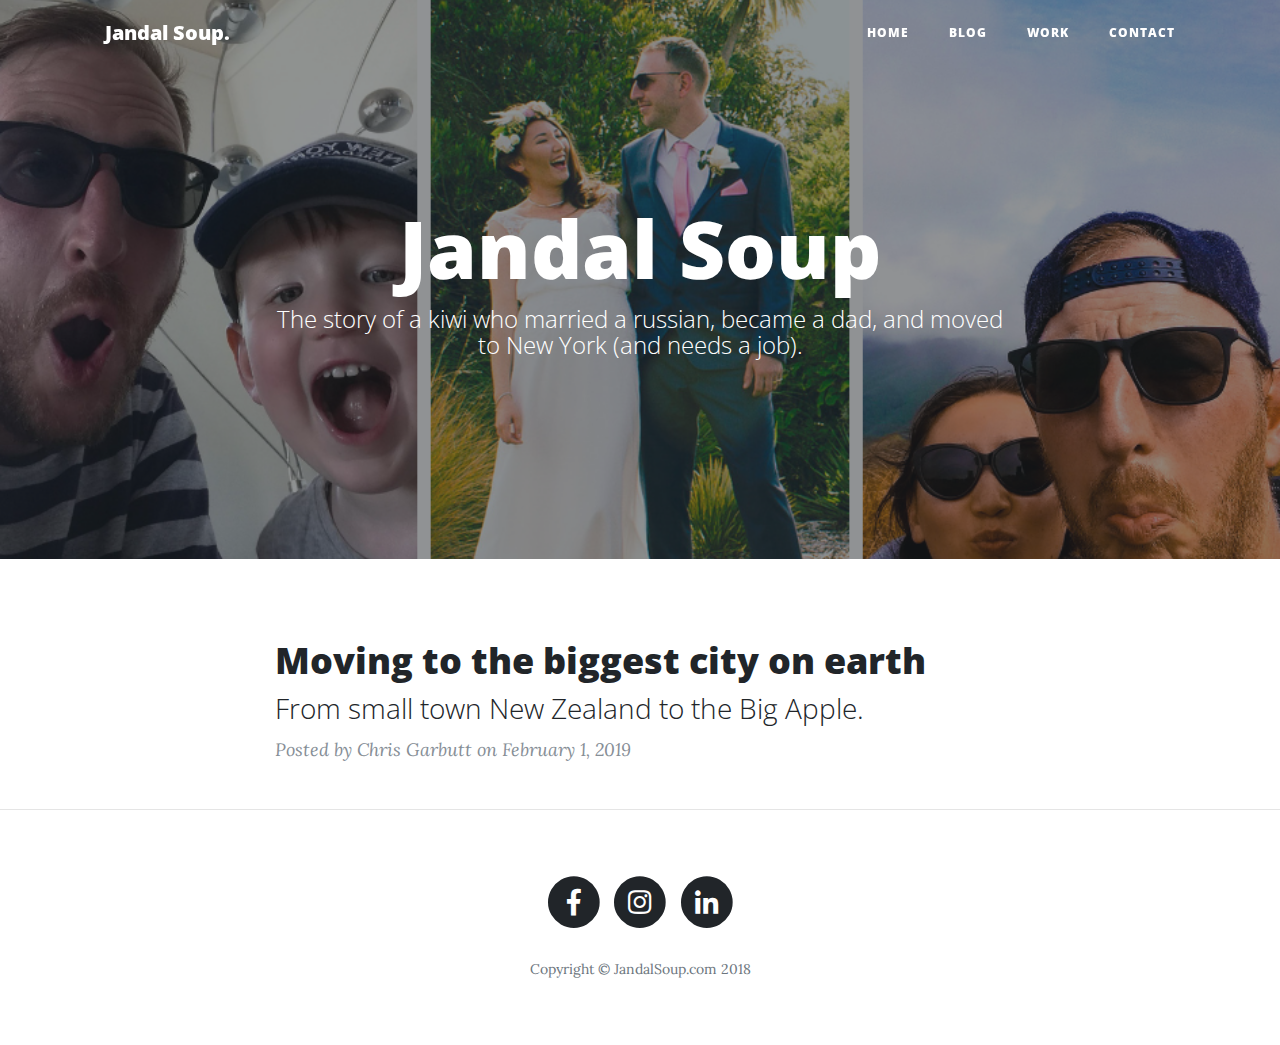
<file: index.html>
<!DOCTYPE html>
<html lang="en">

  <head>

    <meta charset="utf-8">
    <meta name="viewport" content="width=device-width, initial-scale=1, shrink-to-fit=no">
    <meta name="description" content="">
    <meta name="author" content="">

    <title>Jandal Soup.</title>

    <!-- Bootstrap core CSS -->
    <link href="vendor/bootstrap/css/bootstrap.min.css" rel="stylesheet">

    <!-- Custom fonts for this template -->
    <link href="vendor/fontawesome-free/css/all.min.css" rel="stylesheet" type="text/css">
    <link href='https://fonts.googleapis.com/css?family=Lora:400,700,400italic,700italic' rel='stylesheet' type='text/css'>
    <link href='https://fonts.googleapis.com/css?family=Open+Sans:300italic,400italic,600italic,700italic,800italic,400,300,600,700,800' rel='stylesheet' type='text/css'>

    <!-- Custom styles for this template -->
    <link href="css/clean-blog.min.css" rel="stylesheet">
    <link rel="apple-touch-icon" sizes="57x57" href="favicon/apple-icon-57x57.png">
    <link rel="apple-touch-icon" sizes="60x60" href="favicon/apple-icon-60x60.png">
    <link rel="apple-touch-icon" sizes="72x72" href="favicon/apple-icon-72x72.png">
    <link rel="apple-touch-icon" sizes="76x76" href="favicon/apple-icon-76x76.png">
    <link rel="apple-touch-icon" sizes="114x114" href="favicon/apple-icon-114x114.png">
    <link rel="apple-touch-icon" sizes="120x120" href="favicon/apple-icon-120x120.png">
    <link rel="apple-touch-icon" sizes="144x144" href="favicon/apple-icon-144x144.png">
    <link rel="apple-touch-icon" sizes="152x152" href="favicon/apple-icon-152x152.png">
    <link rel="apple-touch-icon" sizes="180x180" href="favicon/apple-icon-180x180.png">
    <link rel="icon" type="image/png" sizes="192x192"  href="favicon/android-icon-192x192.png">
    <link rel="icon" type="image/png" sizes="32x32" href="favicon/favicon-32x32.png">
    <link rel="icon" type="image/png" sizes="96x96" href="favicon/favicon-96x96.png">
    <link rel="icon" type="image/png" sizes="16x16" href="favicon/favicon-16x16.png">
    <link rel="manifest" href="/manifest.json">
    <meta name="msapplication-TileColor" content="#ffffff">
    <meta name="msapplication-TileImage" content="favicon/ms-icon-144x144.png">
    <meta name="theme-color" content="#ffffff">
  </head>

  <body>

    <!-- Navigation -->
    <nav class="navbar navbar-expand-lg navbar-light fixed-top" id="mainNav">
      <div class="container">
        <a class="navbar-brand" href="index.html">Jandal Soup.</a>
        <button class="navbar-toggler navbar-toggler-right" type="button" data-toggle="collapse" data-target="#navbarResponsive" aria-controls="navbarResponsive" aria-expanded="false" aria-label="Toggle navigation">
          Menu
          <i class="fas fa-bars"></i>
        </button>
        <div class="collapse navbar-collapse" id="navbarResponsive">
          <ul class="navbar-nav ml-auto">
            <li class="nav-item">
              <a class="nav-link" href="index.html">Home</a>
            </li>
            <li class="nav-item">
              <a class="nav-link" href="posts.html">Blog</a>
            </li>
            <li class="nav-item">
              <a class="nav-link" href="resume.html">Work</a>
            </li>
            <li class="nav-item">
              <a class="nav-link" href="contact.html">Contact</a>
            </li>
          </ul>
        </div>
      </div>
    </nav>

    <!-- Page Header -->
    <header class="masthead" style="background-image: url('img/banner-1-JSoup.png')">
      <div class="overlay"></div>
      <div class="container">
        <div class="row">
          <div class="col-lg-8 col-md-10 mx-auto">
            <div class="site-heading">
              <h1>Jandal Soup</h1>
              <span class="subheading">The story of a kiwi who married a russian, became a dad, and moved to New York (and needs a job).</span>
            </div>
          </div>
        </div>
      </div>
    </header>

    <!-- Main Content -->
    <div class="container">
      <div class="row">
        <div class="col-lg-8 col-md-10 mx-auto">
          <div class="post-preview">
            <a href="post.html">
              <h2 class="post-title">
                Moving to the biggest city on earth
              </h2>
              <h3 class="post-subtitle">
                From small town New Zealand to the Big Apple.
              </h3>
            </a>
            <p class="post-meta">Posted by
              Chris Garbutt
              on February 1, 2019</p>
          </div>
          <!--hr>
          <div class="post-preview">
            <a href="post.html">
              <h2 class="post-title">
                I believe every human has a finite number of heartbeats. I don't intend to waste any of mine.
              </h2>
            </a>
            <p class="post-meta">Posted by
              <a href="#">Start Bootstrap</a>
              on September 18, 2018</p>
          </div>
          <hr>
          <div class="post-preview">
            <a href="post.html">
              <h2 class="post-title">
                Science has not yet mastered prophecy
              </h2>
              <h3 class="post-subtitle">
                We predict too much for the next year and yet far too little for the next ten.
              </h3>
            </a>
            <p class="post-meta">Posted by
              <a href="#">Start Bootstrap</a>
              on August 24, 2018</p>
          </div>
          <hr>
          <div class="post-preview">
            <a href="post.html">
              <h2 class="post-title">
                Failure is not an option
              </h2>
              <h3 class="post-subtitle">
                Many say exploration is part of our destiny, but it’s actually our duty to future generations.
              </h3>
            </a>
            <p class="post-meta">Posted by
              <a href="#">Start Bootstrap</a>
              on July 8, 2018</p>
          </div>
          <hr-->
          <!-- Pager -->
          <!--div class="clearfix">
            <a class="btn btn-primary float-right" href="#">Older Posts &rarr;</a>
          </div-->
        </div>
      </div>
    </div>

    <hr>

    <!-- Footer -->
    <footer>
      <div class="container">
        <div class="row">
          <div class="col-lg-8 col-md-10 mx-auto">
            <ul class="list-inline text-center">
              
              <li class="list-inline-item">
                <a href="https://www.facebook.com/rappernpc">
                  <span class="fa-stack fa-lg">
                    <i class="fas fa-circle fa-stack-2x"></i>
                    <i class="fab fa-facebook-f fa-stack-1x fa-inverse"></i>
                  </span>
                </a>
              </li>
              <li class="list-inline-item">
                <a href="https://www.instagram.com/rappernpc/">
                  <span class="fa-stack fa-lg">
                    <i class="fas fa-circle fa-stack-2x"></i>
                    <i class="fab fa-instagram fa-stack-1x fa-inverse"></i>
                  </span>
                </a>
              </li>
              <li class="list-inline-item">
                <a href="https://www.linkedin.com/in/chris-garbutt-863061127/">
                  <span class="fa-stack fa-lg">
                    <i class="fas fa-circle fa-stack-2x"></i>
                    <i class="fab fa-linkedin-in fa-stack-1x fa-inverse"></i>
                  </span>
                </a>
              </li>
            </ul>
            <p class="copyright text-muted">Copyright &copy; JandalSoup.com 2018</p>
          </div>
        </div>
      </div>
    </footer>

    <!-- Bootstrap core JavaScript -->
    <script src="vendor/jquery/jquery.min.js"></script>
    <script src="vendor/bootstrap/js/bootstrap.bundle.min.js"></script>

    <!-- Custom scripts for this template -->
    <script src="js/clean-blog.min.js"></script>

  </body>

</html>
</file>
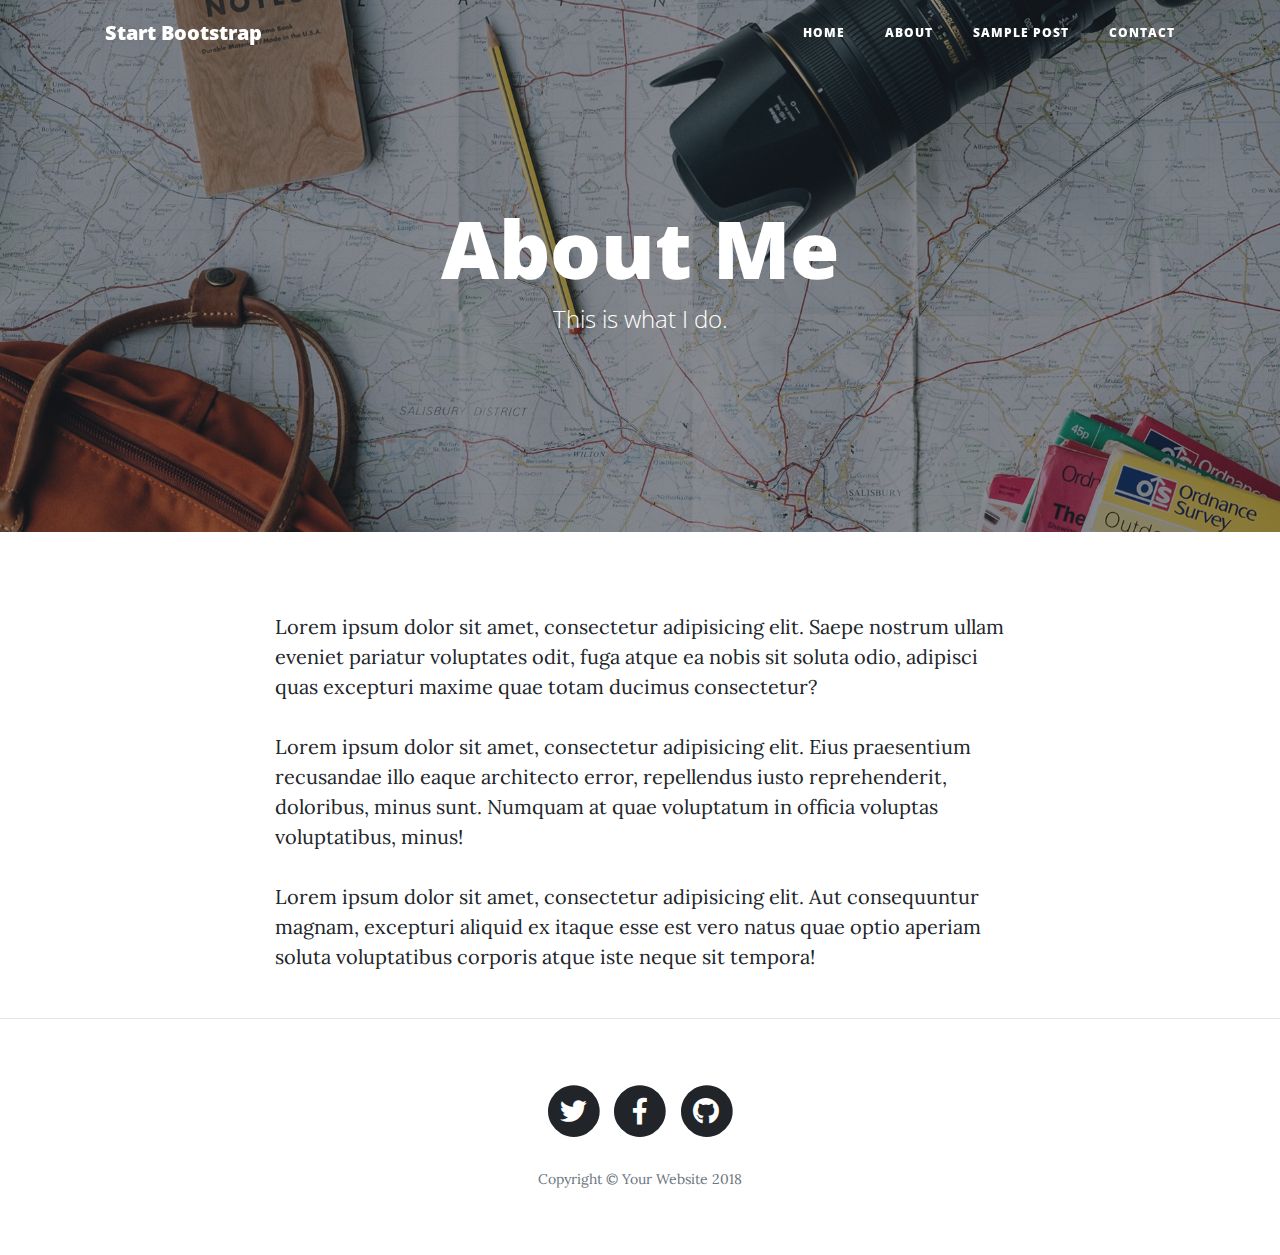
<file: about.html>
<!DOCTYPE html>
<html lang="en">

  <head>

    <meta charset="utf-8">
    <meta name="viewport" content="width=device-width, initial-scale=1, shrink-to-fit=no">
    <meta name="description" content="">
    <meta name="author" content="">

    <title>Clean Blog - Start Bootstrap Theme</title>

    <!-- Bootstrap core CSS -->
    <link href="vendor/bootstrap/css/bootstrap.min.css" rel="stylesheet">

    <!-- Custom fonts for this template -->
    <link href="vendor/fontawesome-free/css/all.min.css" rel="stylesheet" type="text/css">
    <link href='https://fonts.googleapis.com/css?family=Lora:400,700,400italic,700italic' rel='stylesheet' type='text/css'>
    <link href='https://fonts.googleapis.com/css?family=Open+Sans:300italic,400italic,600italic,700italic,800italic,400,300,600,700,800' rel='stylesheet' type='text/css'>

    <!-- Custom styles for this template -->
    <link href="css/clean-blog.min.css" rel="stylesheet">

  </head>

  <body>

    <!-- Navigation -->
    <nav class="navbar navbar-expand-lg navbar-light fixed-top" id="mainNav">
      <div class="container">
        <a class="navbar-brand" href="index.html">Start Bootstrap</a>
        <button class="navbar-toggler navbar-toggler-right" type="button" data-toggle="collapse" data-target="#navbarResponsive" aria-controls="navbarResponsive" aria-expanded="false" aria-label="Toggle navigation">
          Menu
          <i class="fas fa-bars"></i>
        </button>
        <div class="collapse navbar-collapse" id="navbarResponsive">
          <ul class="navbar-nav ml-auto">
            <li class="nav-item">
              <a class="nav-link" href="index.html">Home</a>
            </li>
            <li class="nav-item">
              <a class="nav-link" href="about.html">About</a>
            </li>
            <li class="nav-item">
              <a class="nav-link" href="post.html">Sample Post</a>
            </li>
            <li class="nav-item">
              <a class="nav-link" href="contact.html">Contact</a>
            </li>
          </ul>
        </div>
      </div>
    </nav>

    <!-- Page Header -->
    <header class="masthead" style="background-image: url('img/about-bg.jpg')">
      <div class="overlay"></div>
      <div class="container">
        <div class="row">
          <div class="col-lg-8 col-md-10 mx-auto">
            <div class="page-heading">
              <h1>About Me</h1>
              <span class="subheading">This is what I do.</span>
            </div>
          </div>
        </div>
      </div>
    </header>

    <!-- Main Content -->
    <div class="container">
      <div class="row">
        <div class="col-lg-8 col-md-10 mx-auto">
          <p>Lorem ipsum dolor sit amet, consectetur adipisicing elit. Saepe nostrum ullam eveniet pariatur voluptates odit, fuga atque ea nobis sit soluta odio, adipisci quas excepturi maxime quae totam ducimus consectetur?</p>
          <p>Lorem ipsum dolor sit amet, consectetur adipisicing elit. Eius praesentium recusandae illo eaque architecto error, repellendus iusto reprehenderit, doloribus, minus sunt. Numquam at quae voluptatum in officia voluptas voluptatibus, minus!</p>
          <p>Lorem ipsum dolor sit amet, consectetur adipisicing elit. Aut consequuntur magnam, excepturi aliquid ex itaque esse est vero natus quae optio aperiam soluta voluptatibus corporis atque iste neque sit tempora!</p>
        </div>
      </div>
    </div>

    <hr>

    <!-- Footer -->
    <footer>
      <div class="container">
        <div class="row">
          <div class="col-lg-8 col-md-10 mx-auto">
            <ul class="list-inline text-center">
              <li class="list-inline-item">
                <a href="#">
                  <span class="fa-stack fa-lg">
                    <i class="fas fa-circle fa-stack-2x"></i>
                    <i class="fab fa-twitter fa-stack-1x fa-inverse"></i>
                  </span>
                </a>
              </li>
              <li class="list-inline-item">
                <a href="#">
                  <span class="fa-stack fa-lg">
                    <i class="fas fa-circle fa-stack-2x"></i>
                    <i class="fab fa-facebook-f fa-stack-1x fa-inverse"></i>
                  </span>
                </a>
              </li>
              <li class="list-inline-item">
                <a href="#">
                  <span class="fa-stack fa-lg">
                    <i class="fas fa-circle fa-stack-2x"></i>
                    <i class="fab fa-github fa-stack-1x fa-inverse"></i>
                  </span>
                </a>
              </li>
            </ul>
            <p class="copyright text-muted">Copyright &copy; Your Website 2018</p>
          </div>
        </div>
      </div>
    </footer>

    <!-- Bootstrap core JavaScript -->
    <script src="vendor/jquery/jquery.min.js"></script>
    <script src="vendor/bootstrap/js/bootstrap.bundle.min.js"></script>

    <!-- Custom scripts for this template -->
    <script src="js/clean-blog.min.js"></script>

  </body>

</html>
</file>
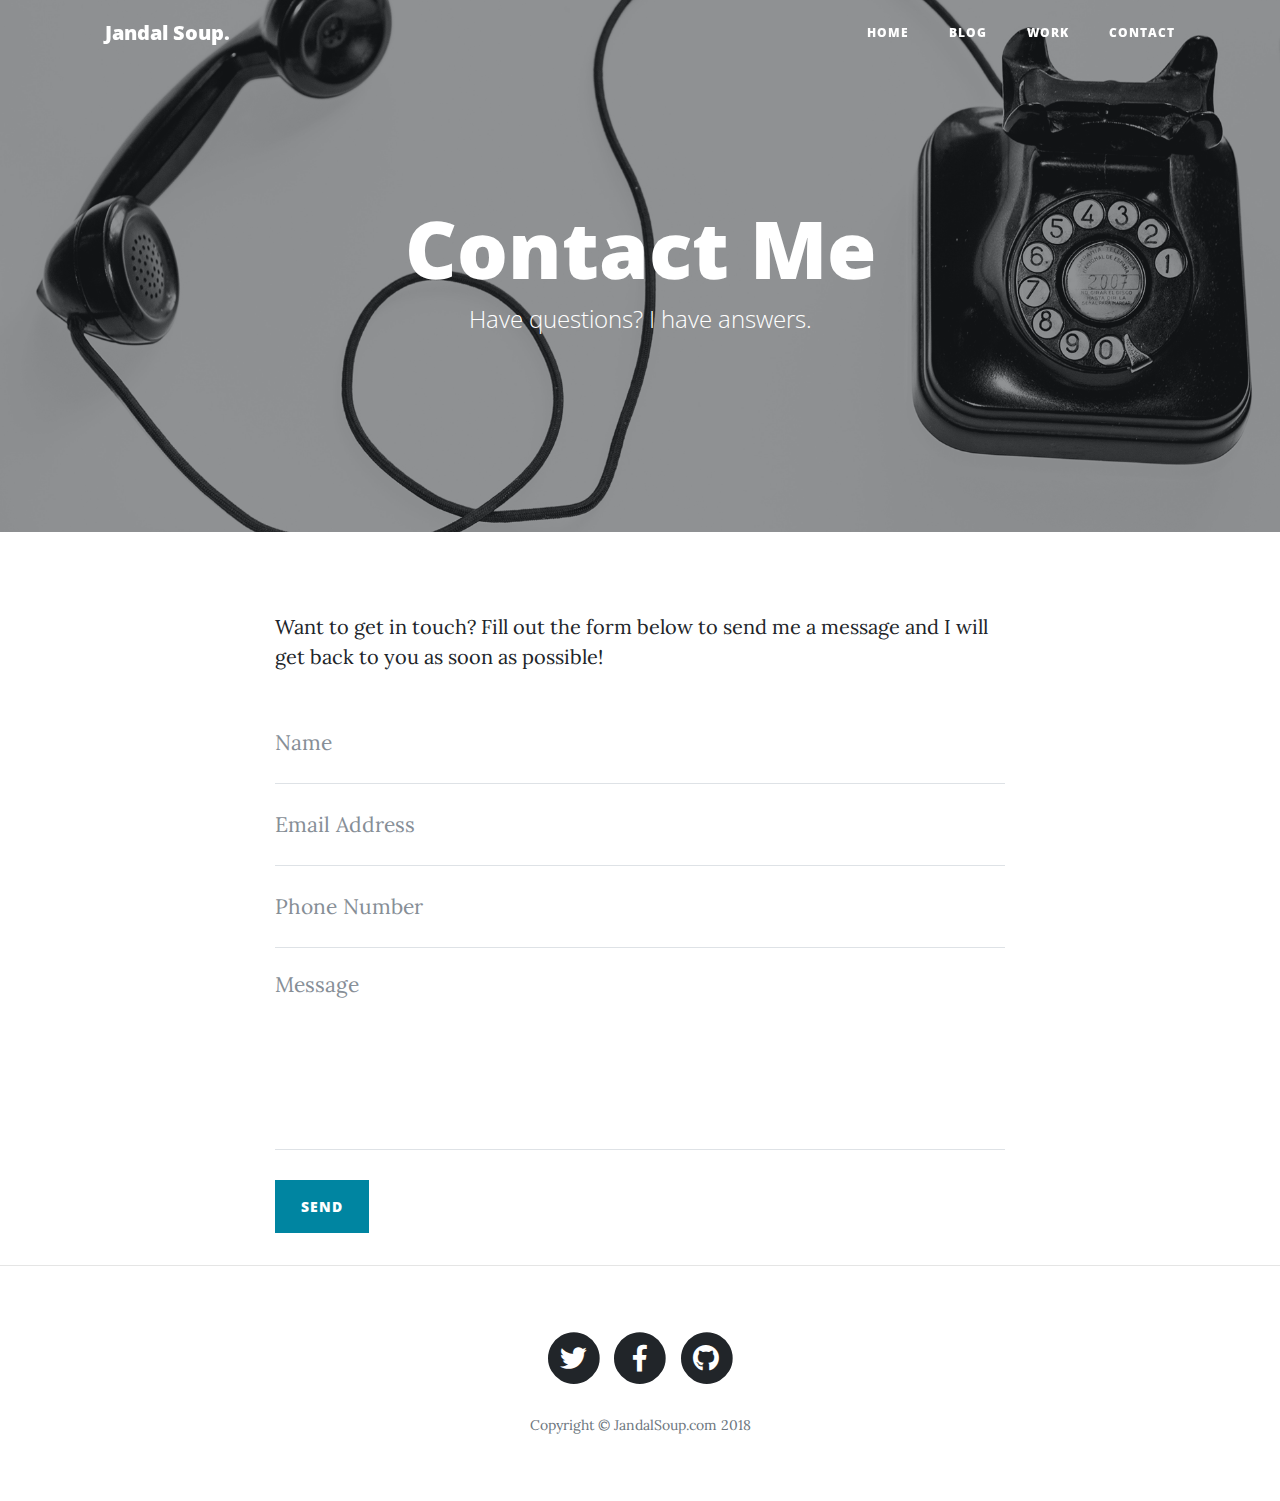
<file: contact.html>
<!DOCTYPE html>
<html lang="en">

  <head>

    <meta charset="utf-8">
    <meta name="viewport" content="width=device-width, initial-scale=1, shrink-to-fit=no">
    <meta name="description" content="">
    <meta name="author" content="">

    <title>Jandal Soup.</title>

    <!-- Bootstrap core CSS -->
    <link href="vendor/bootstrap/css/bootstrap.min.css" rel="stylesheet">

    <!-- Custom fonts for this template -->
    <link href="vendor/fontawesome-free/css/all.min.css" rel="stylesheet" type="text/css">
    <link href='https://fonts.googleapis.com/css?family=Lora:400,700,400italic,700italic' rel='stylesheet' type='text/css'>
    <link href='https://fonts.googleapis.com/css?family=Open+Sans:300italic,400italic,600italic,700italic,800italic,400,300,600,700,800' rel='stylesheet' type='text/css'>

    <!-- Custom styles for this template -->
    <link href="css/clean-blog.min.css" rel="stylesheet">

  </head>

  <body>

    <!-- Navigation -->
    <nav class="navbar navbar-expand-lg navbar-light fixed-top" id="mainNav">
      <div class="container">
        <a class="navbar-brand" href="index.html">Jandal Soup.</a>
        <button class="navbar-toggler navbar-toggler-right" type="button" data-toggle="collapse" data-target="#navbarResponsive" aria-controls="navbarResponsive" aria-expanded="false" aria-label="Toggle navigation">
          Menu
          <i class="fas fa-bars"></i>
        </button>
        <div class="collapse navbar-collapse" id="navbarResponsive">
          <ul class="navbar-nav ml-auto">
            <li class="nav-item">
              <a class="nav-link" href="index.html">Home</a>
            </li>
            <li class="nav-item">
              <a class="nav-link" href="posts.html">Blog</a>
            </li>
            <li class="nav-item">
              <a class="nav-link" href="resume.html">Work</a>
            </li>
            <li class="nav-item">
              <a class="nav-link" href="contact.html">Contact</a>
            </li>
          </ul>
        </div>
      </div>
    </nav>

    <!-- Page Header -->
    <header class="masthead" style="background-image: url('img/contact-bg.jpg')">
      <div class="overlay"></div>
      <div class="container">
        <div class="row">
          <div class="col-lg-8 col-md-10 mx-auto">
            <div class="page-heading">
              <h1>Contact Me</h1>
              <span class="subheading">Have questions? I have answers.</span>
            </div>
          </div>
        </div>
      </div>
    </header>

    <!-- Main Content -->
    <div class="container">
      <div class="row">
        <div class="col-lg-8 col-md-10 mx-auto">
          <p>Want to get in touch? Fill out the form below to send me a message and I will get back to you as soon as possible!</p>
          <!-- Contact Form - Enter your email address on line 19 of the mail/contact_me.php file to make this form work. -->
          <!-- WARNING: Some web hosts do not allow emails to be sent through forms to common mail hosts like Gmail or Yahoo. It's recommended that you use a private domain email address! -->
          <!-- To use the contact form, your site must be on a live web host with PHP! The form will not work locally! -->
          <form name="sentMessage" id="contactForm" novalidate>
            <div class="control-group">
              <div class="form-group floating-label-form-group controls">
                <label>Name</label>
                <input type="text" class="form-control" placeholder="Name" id="name" required data-validation-required-message="Please enter your name.">
                <p class="help-block text-danger"></p>
              </div>
            </div>
            <div class="control-group">
              <div class="form-group floating-label-form-group controls">
                <label>Email Address</label>
                <input type="email" class="form-control" placeholder="Email Address" id="email" required data-validation-required-message="Please enter your email address.">
                <p class="help-block text-danger"></p>
              </div>
            </div>
            <div class="control-group">
              <div class="form-group col-xs-12 floating-label-form-group controls">
                <label>Phone Number</label>
                <input type="tel" class="form-control" placeholder="Phone Number" id="phone" required data-validation-required-message="Please enter your phone number.">
                <p class="help-block text-danger"></p>
              </div>
            </div>
            <div class="control-group">
              <div class="form-group floating-label-form-group controls">
                <label>Message</label>
                <textarea rows="5" class="form-control" placeholder="Message" id="message" required data-validation-required-message="Please enter a message."></textarea>
                <p class="help-block text-danger"></p>
              </div>
            </div>
            <br>
            <div id="success"></div>
            <div class="form-group">
              <button type="submit" class="btn btn-primary" id="sendMessageButton">Send</button>
            </div>
          </form>
        </div>
      </div>
    </div>

    <hr>

    <!-- Footer -->
    <footer>
      <div class="container">
        <div class="row">
          <div class="col-lg-8 col-md-10 mx-auto">
            <ul class="list-inline text-center">
              <li class="list-inline-item">
                <a href="#">
                  <span class="fa-stack fa-lg">
                    <i class="fas fa-circle fa-stack-2x"></i>
                    <i class="fab fa-twitter fa-stack-1x fa-inverse"></i>
                  </span>
                </a>
              </li>
              <li class="list-inline-item">
                <a href="#">
                  <span class="fa-stack fa-lg">
                    <i class="fas fa-circle fa-stack-2x"></i>
                    <i class="fab fa-facebook-f fa-stack-1x fa-inverse"></i>
                  </span>
                </a>
              </li>
              <li class="list-inline-item">
                <a href="#">
                  <span class="fa-stack fa-lg">
                    <i class="fas fa-circle fa-stack-2x"></i>
                    <i class="fab fa-github fa-stack-1x fa-inverse"></i>
                  </span>
                </a>
              </li>
            </ul>
            <p class="copyright text-muted">Copyright &copy; JandalSoup.com 2018</p>
          </div>
        </div>
      </div>
    </footer>

    <!-- Bootstrap core JavaScript -->
    <script src="vendor/jquery/jquery.min.js"></script>
    <script src="vendor/bootstrap/js/bootstrap.bundle.min.js"></script>

    <!-- Contact Form JavaScript -->
    <script src="js/jqBootstrapValidation.js"></script>
    <script src="js/contact_me.js"></script>

    <!-- Custom scripts for this template -->
    <script src="js/clean-blog.min.js"></script>

  </body>

</html>
</file>
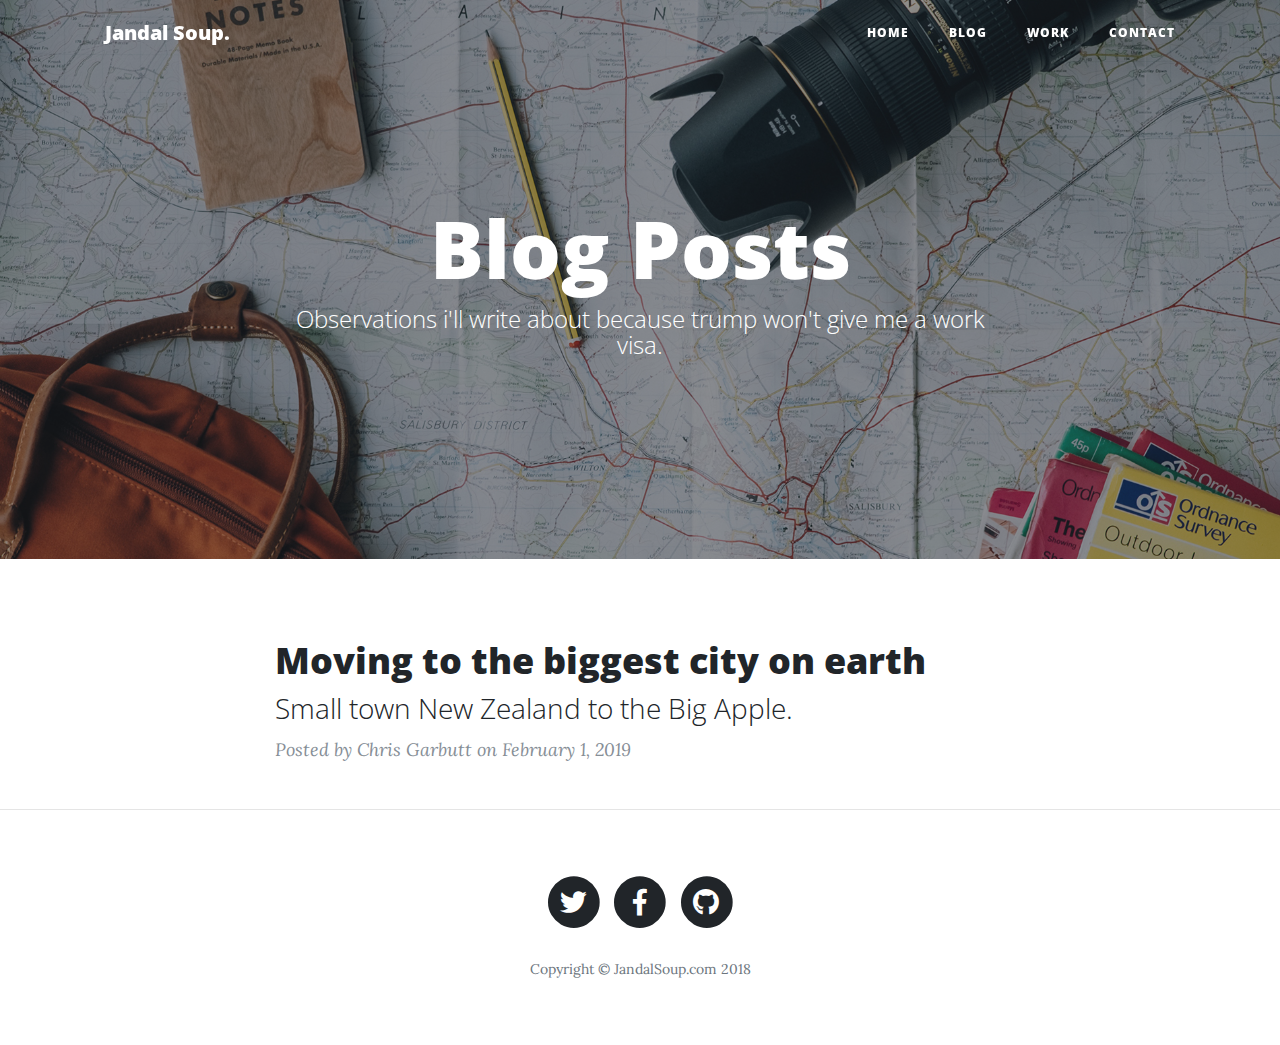
<file: posts.html>
<!DOCTYPE html>
<html lang="en">

  <head>

    <meta charset="utf-8">
    <meta name="viewport" content="width=device-width, initial-scale=1, shrink-to-fit=no">
    <meta name="description" content="">
    <meta name="author" content="">

    <title>Jandal Soup.</title>

    <!-- Bootstrap core CSS -->
    <link href="vendor/bootstrap/css/bootstrap.min.css" rel="stylesheet">

    <!-- Custom fonts for this template -->
    <link href="vendor/fontawesome-free/css/all.min.css" rel="stylesheet" type="text/css">
    <link href='https://fonts.googleapis.com/css?family=Lora:400,700,400italic,700italic' rel='stylesheet' type='text/css'>
    <link href='https://fonts.googleapis.com/css?family=Open+Sans:300italic,400italic,600italic,700italic,800italic,400,300,600,700,800' rel='stylesheet' type='text/css'>

    <!-- Custom styles for this template -->
    <link href="css/clean-blog.min.css" rel="stylesheet">
    <link rel="apple-touch-icon" sizes="57x57" href="favicon/apple-icon-57x57.png">
    <link rel="apple-touch-icon" sizes="60x60" href="favicon/apple-icon-60x60.png">
    <link rel="apple-touch-icon" sizes="72x72" href="favicon/apple-icon-72x72.png">
    <link rel="apple-touch-icon" sizes="76x76" href="favicon/apple-icon-76x76.png">
    <link rel="apple-touch-icon" sizes="114x114" href="favicon/apple-icon-114x114.png">
    <link rel="apple-touch-icon" sizes="120x120" href="favicon/apple-icon-120x120.png">
    <link rel="apple-touch-icon" sizes="144x144" href="favicon/apple-icon-144x144.png">
    <link rel="apple-touch-icon" sizes="152x152" href="favicon/apple-icon-152x152.png">
    <link rel="apple-touch-icon" sizes="180x180" href="favicon/apple-icon-180x180.png">
    <link rel="icon" type="image/png" sizes="192x192"  href="favicon/android-icon-192x192.png">
    <link rel="icon" type="image/png" sizes="32x32" href="favicon/favicon-32x32.png">
    <link rel="icon" type="image/png" sizes="96x96" href="favicon/favicon-96x96.png">
    <link rel="icon" type="image/png" sizes="16x16" href="favicon/favicon-16x16.png">
    <link rel="manifest" href="/manifest.json">
    <meta name="msapplication-TileColor" content="#ffffff">
    <meta name="msapplication-TileImage" content="favicon/ms-icon-144x144.png">
    <meta name="theme-color" content="#ffffff">
  </head>

  <body>

    <!-- Navigation -->
    <nav class="navbar navbar-expand-lg navbar-light fixed-top" id="mainNav">
      <div class="container">
        <a class="navbar-brand" href="index.html">Jandal Soup.</a>
        <button class="navbar-toggler navbar-toggler-right" type="button" data-toggle="collapse" data-target="#navbarResponsive" aria-controls="navbarResponsive" aria-expanded="false" aria-label="Toggle navigation">
          Menu
          <i class="fas fa-bars"></i>
        </button>
        <div class="collapse navbar-collapse" id="navbarResponsive">
          <ul class="navbar-nav ml-auto">
            <li class="nav-item">
              <a class="nav-link" href="index.html">Home</a>
            </li>
            <li class="nav-item">
              <a class="nav-link" href="posts.html">Blog</a>
            </li>
            <li class="nav-item">
              <a class="nav-link" href="resume.html">Work</a>
            </li>
            <li class="nav-item">
              <a class="nav-link" href="contact.html">Contact</a>
            </li>
          </ul>
        </div>
      </div>
    </nav>

    <!-- Page Header -->
    <header class="masthead" style="background-image: url('img/about-bg.jpg')">
      <div class="overlay"></div>
      <div class="container">
        <div class="row">
          <div class="col-lg-8 col-md-10 mx-auto">
            <div class="site-heading">
              <h1>Blog Posts</h1>
              <span class="subheading">Observations i'll write about because trump won't give me a work visa.</span>
            </div>
          </div>
        </div>
      </div>
    </header> 

    <!-- Main Content -->
    <div class="container">
      <div class="row">
        <div class="col-lg-8 col-md-10 mx-auto">
          <div class="post-preview">
            <a href="post.html">
              <h2 class="post-title">
                Moving to the biggest city on earth
              </h2>
              <h3 class="post-subtitle">
                Small town New Zealand to the Big Apple.
              </h3>
            </a>
            <p class="post-meta">Posted by
              Chris Garbutt
              on February 1, 2019</p>
          </div>
          <!--hr>
          <div class="post-preview">
            <a href="post.html">
              <h2 class="post-title">
                I believe every human has a finite number of heartbeats. I don't intend to waste any of mine.
              </h2>
            </a>
            <p class="post-meta">Posted by
              <a href="#">Start Bootstrap</a>
              on September 18, 2018</p>
          </div>
          <hr>
          <div class="post-preview">
            <a href="post.html">
              <h2 class="post-title">
                Science has not yet mastered prophecy
              </h2>
              <h3 class="post-subtitle">
                We predict too much for the next year and yet far too little for the next ten.
              </h3>
            </a>
            <p class="post-meta">Posted by
              <a href="#">Start Bootstrap</a>
              on August 24, 2018</p>
          </div>
          <hr>
          <div class="post-preview">
            <a href="post.html">
              <h2 class="post-title">
                Failure is not an option
              </h2>
              <h3 class="post-subtitle">
                Many say exploration is part of our destiny, but it’s actually our duty to future generations.
              </h3>
            </a>
            <p class="post-meta">Posted by
              <a href="#">Start Bootstrap</a>
              on July 8, 2018</p>
          </div>
          <hr-->
          <!-- Pager -->
          <!--div class="clearfix">
            <a class="btn btn-primary float-right" href="#">Older Posts &rarr;</a>
          </div-->
        </div>
      </div>
    </div>

    <hr>

    <!-- Footer -->
    <footer>
      <div class="container">
        <div class="row">
          <div class="col-lg-8 col-md-10 mx-auto">
            <ul class="list-inline text-center">
              <li class="list-inline-item">
                <a href="#">
                  <span class="fa-stack fa-lg">
                    <i class="fas fa-circle fa-stack-2x"></i>
                    <i class="fab fa-twitter fa-stack-1x fa-inverse"></i>
                  </span>
                </a>
              </li>
              <li class="list-inline-item">
                <a href="#">
                  <span class="fa-stack fa-lg">
                    <i class="fas fa-circle fa-stack-2x"></i>
                    <i class="fab fa-facebook-f fa-stack-1x fa-inverse"></i>
                  </span>
                </a>
              </li>
              <li class="list-inline-item">
                <a href="#">
                  <span class="fa-stack fa-lg">
                    <i class="fas fa-circle fa-stack-2x"></i>
                    <i class="fab fa-github fa-stack-1x fa-inverse"></i>
                  </span>
                </a>
              </li>
            </ul>
            <p class="copyright text-muted">Copyright &copy; JandalSoup.com 2018</p>
          </div>
        </div>
      </div>
    </footer>

    <!-- Bootstrap core JavaScript -->
    <script src="vendor/jquery/jquery.min.js"></script>
    <script src="vendor/bootstrap/js/bootstrap.bundle.min.js"></script>

    <!-- Custom scripts for this template -->
    <script src="js/clean-blog.min.js"></script>

  </body>

</html>
</file>
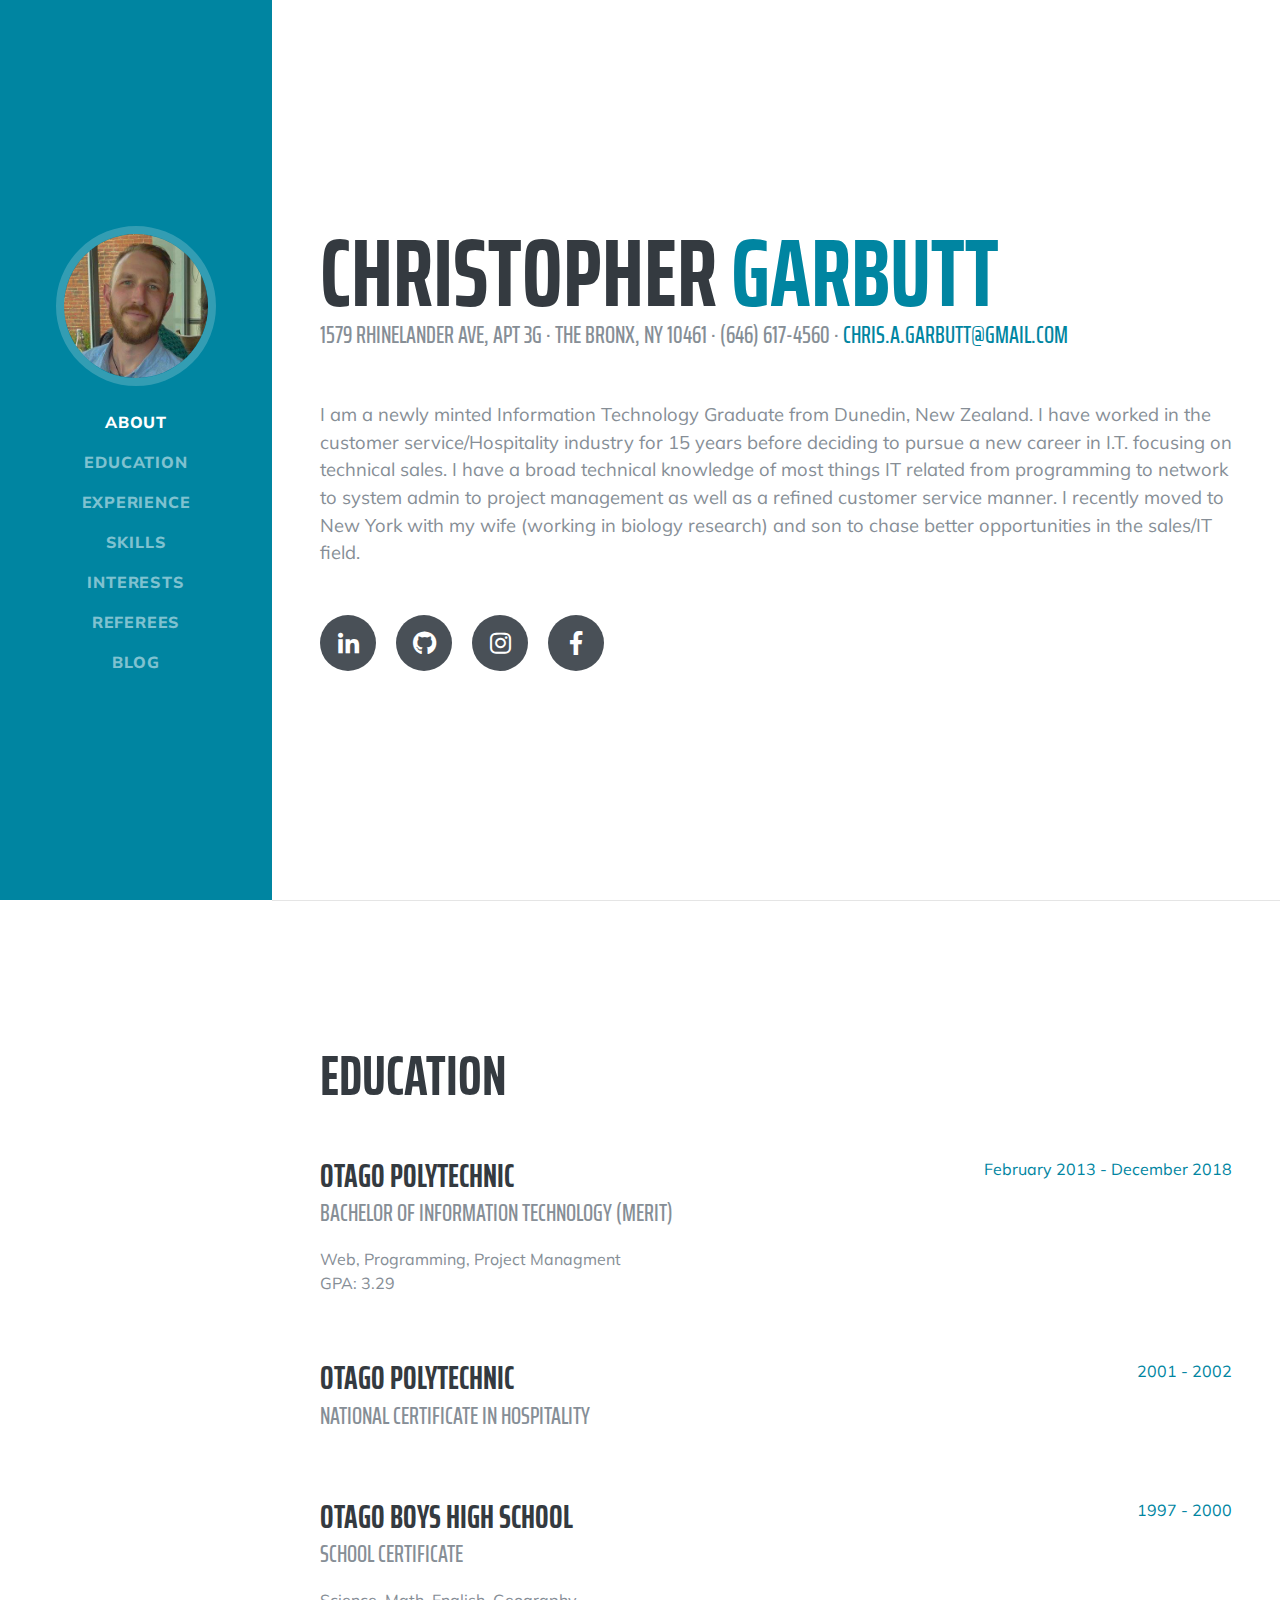
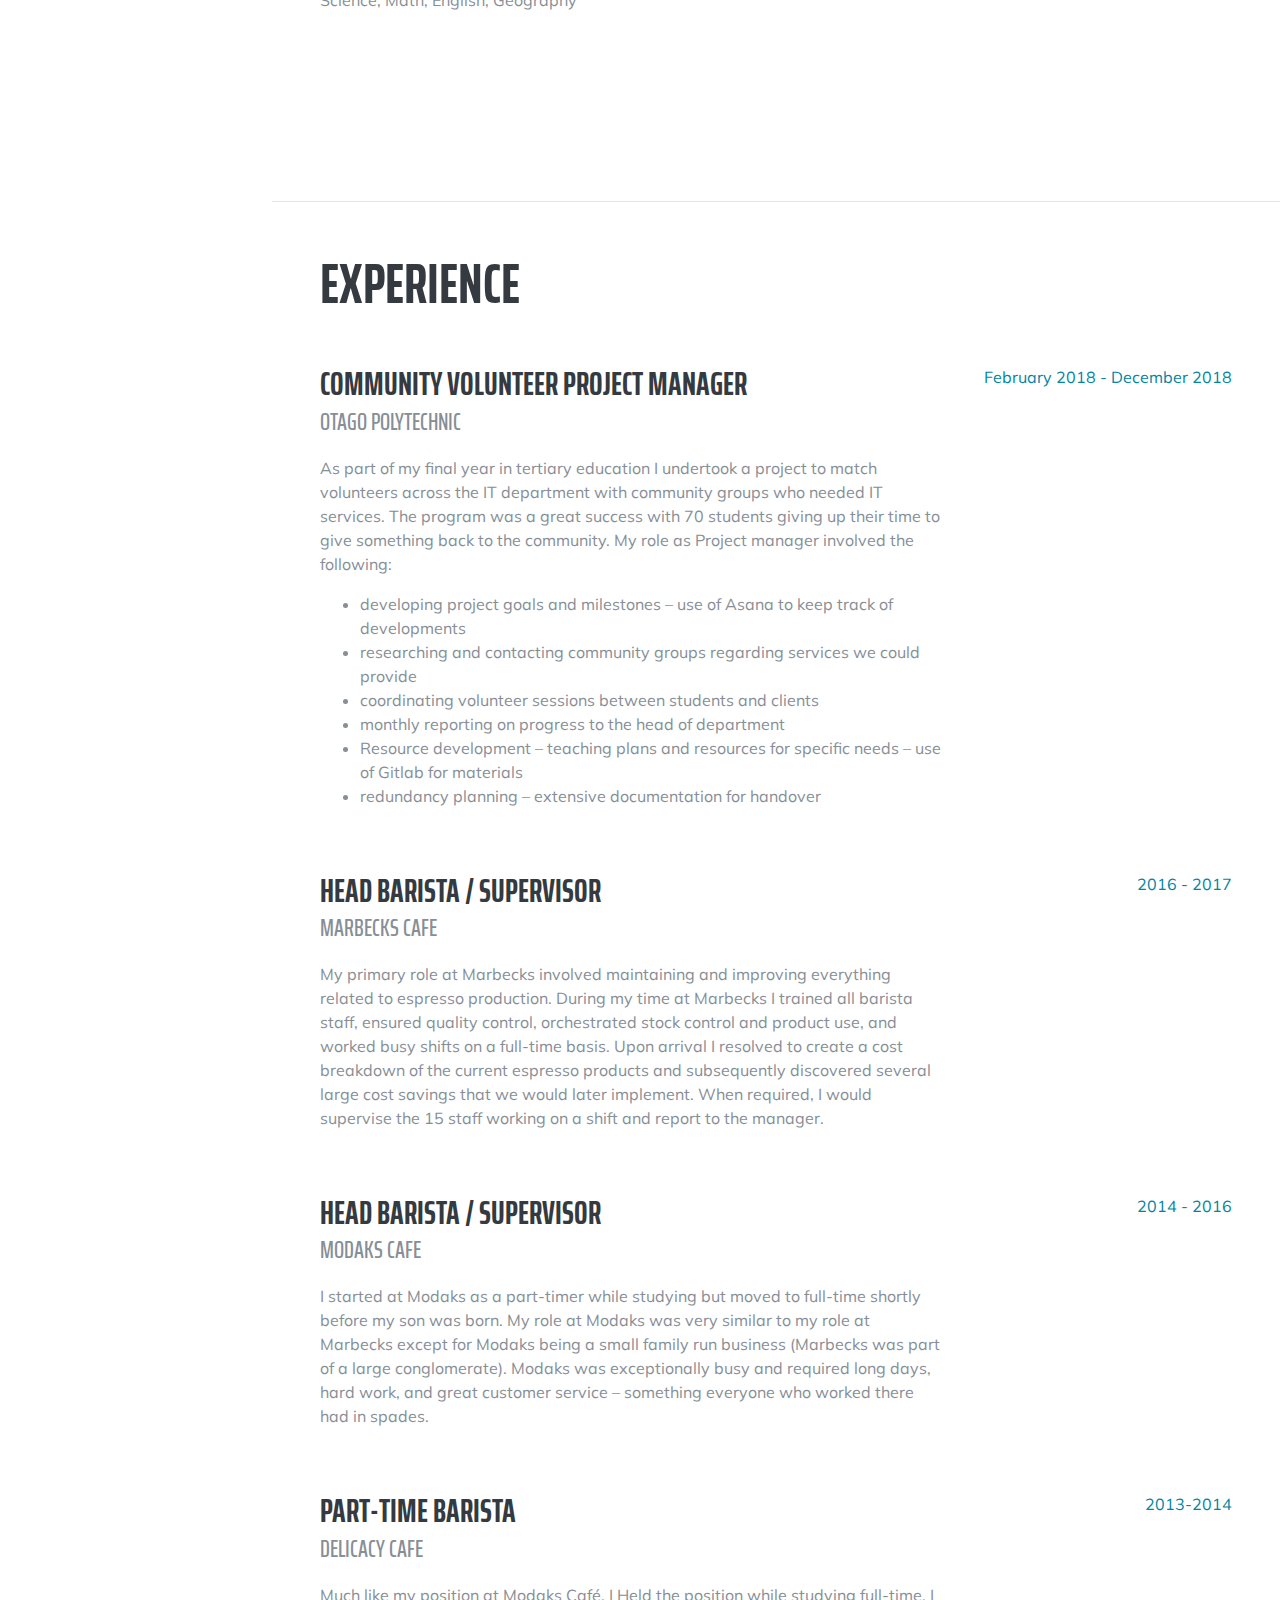
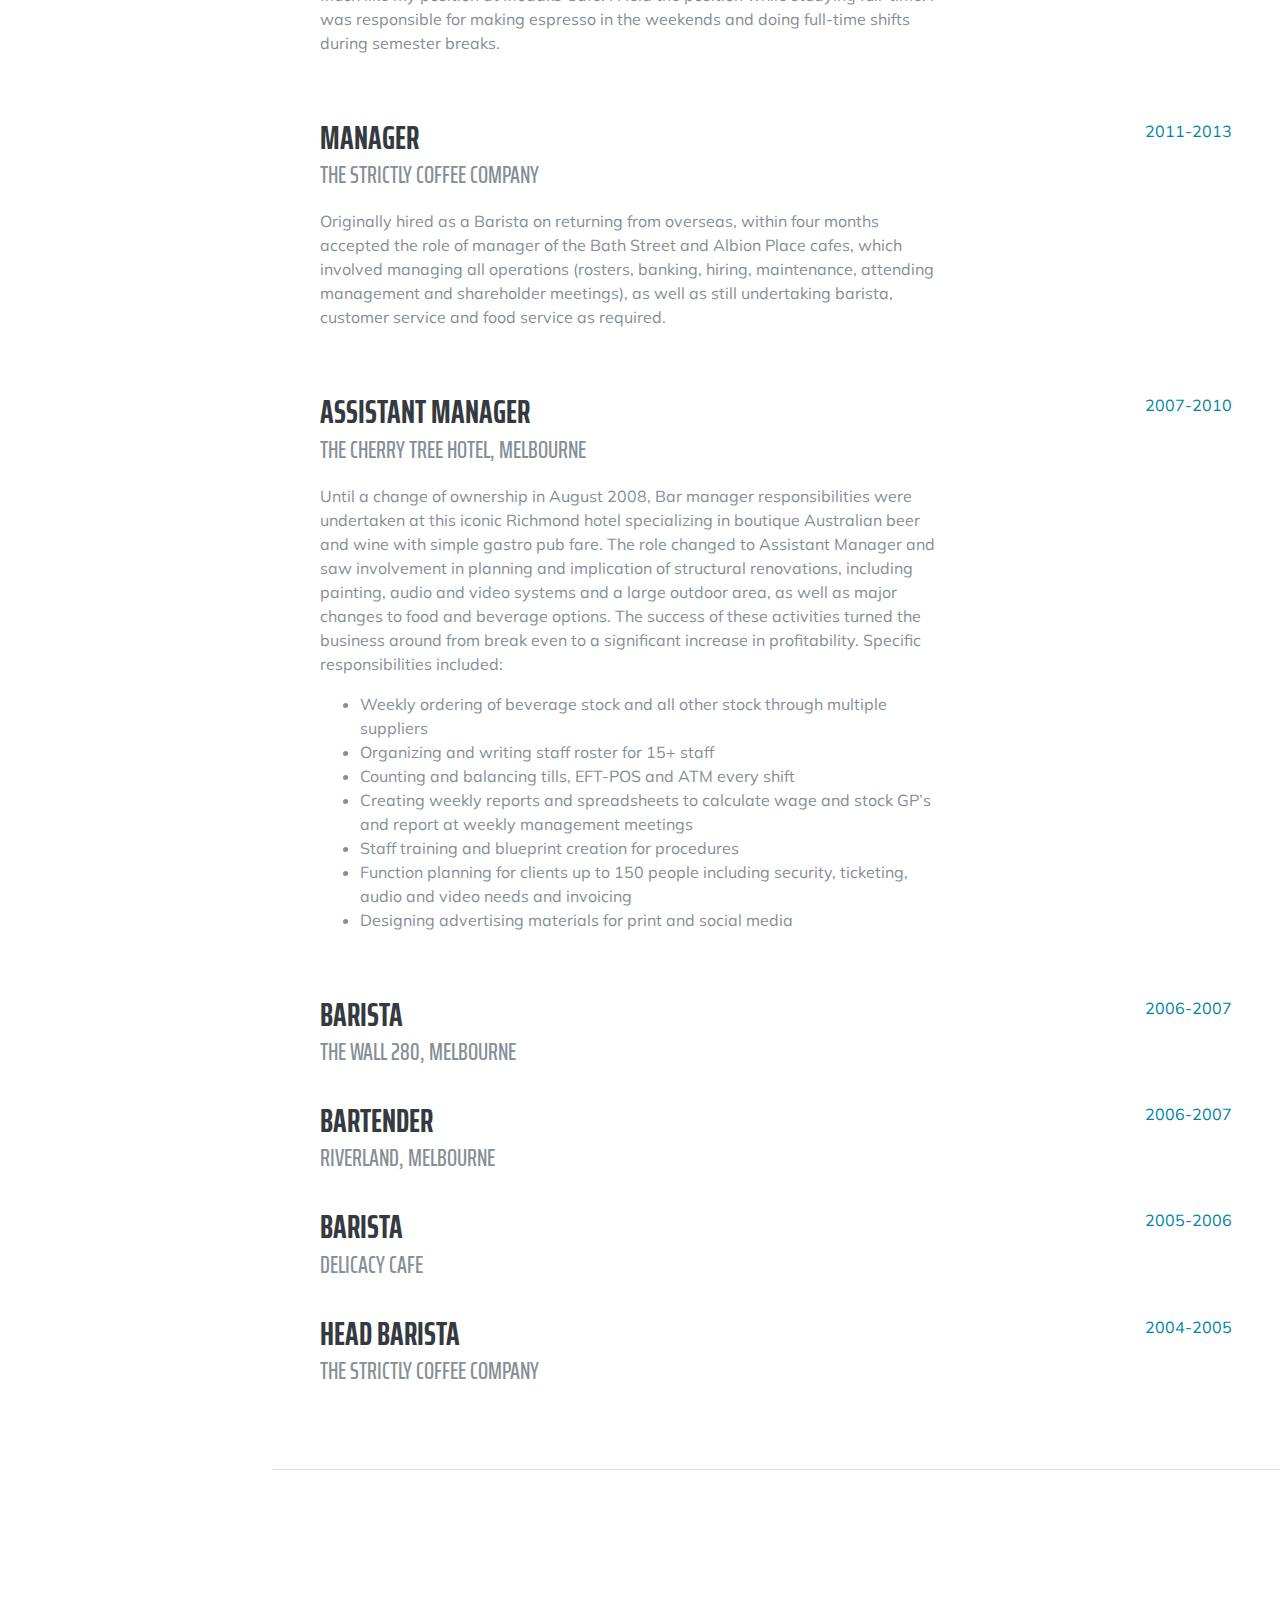
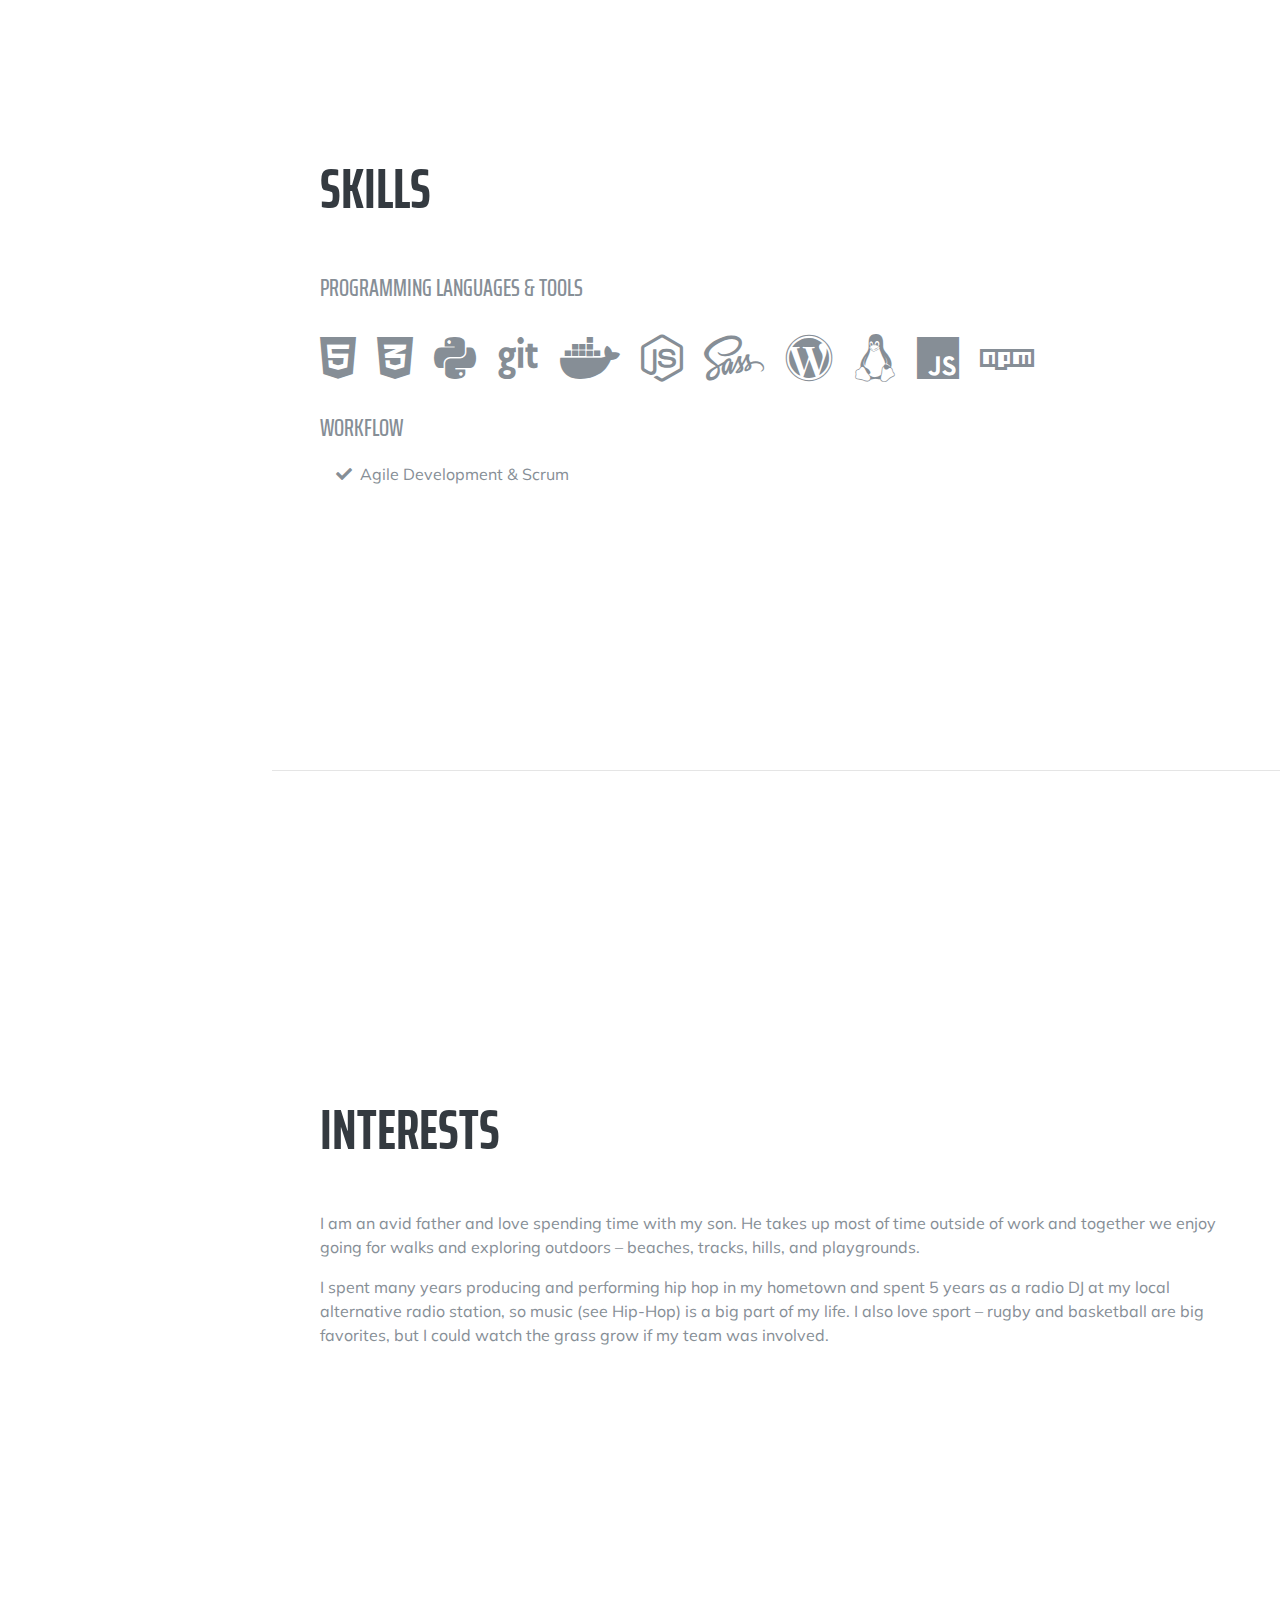
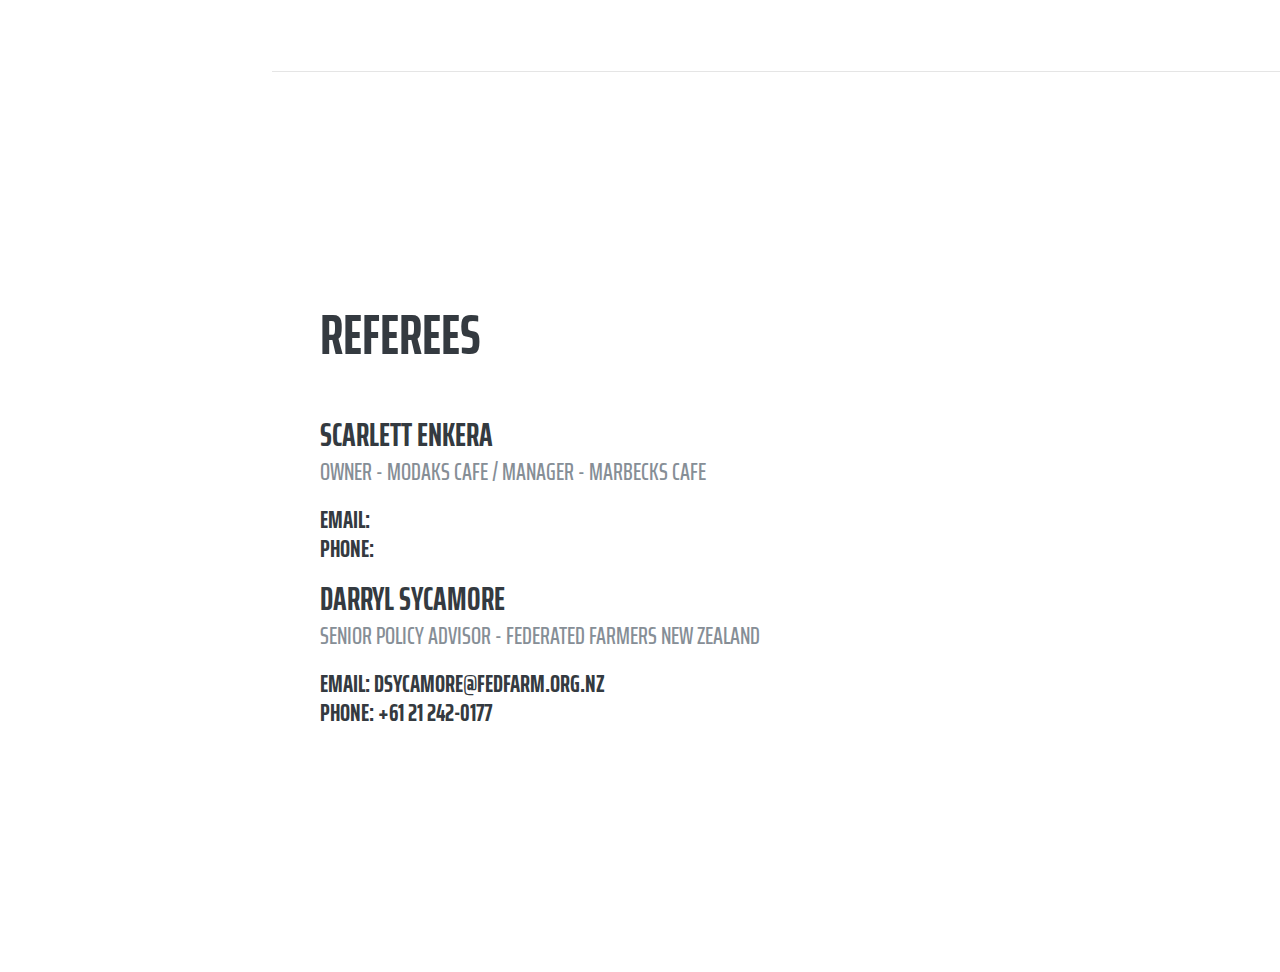
<file: resume.html>
<!DOCTYPE html>
<html lang="en">

  <head>

    <meta charset="utf-8">
    <meta name="viewport" content="width=device-width, initial-scale=1, shrink-to-fit=no">
    <meta name="description" content="">
    <meta name="author" content="">

    <title>Christopher Garbutt - Resume</title>

    <!-- Bootstrap core CSS -->
    <link href="vendor/bootstrap/css/bootstrap.min.css" rel="stylesheet">

    <!-- Custom fonts for this template -->
    <link href="https://fonts.googleapis.com/css?family=Saira+Extra+Condensed:500,700" rel="stylesheet">
    <link href="https://fonts.googleapis.com/css?family=Muli:400,400i,800,800i" rel="stylesheet">
    <link href="vendor/fontawesome-free/css/all.min.css" rel="stylesheet">

    <!-- Custom styles for this template -->
    <link href="css/resume.min.css" rel="stylesheet">

    <link rel="apple-touch-icon" sizes="57x57" href="favicon/apple-icon-57x57.png">
    <link rel="apple-touch-icon" sizes="60x60" href="favicon/apple-icon-60x60.png">
    <link rel="apple-touch-icon" sizes="72x72" href="favicon/apple-icon-72x72.png">
    <link rel="apple-touch-icon" sizes="76x76" href="favicon/apple-icon-76x76.png">
    <link rel="apple-touch-icon" sizes="114x114" href="favicon/apple-icon-114x114.png">
    <link rel="apple-touch-icon" sizes="120x120" href="favicon/apple-icon-120x120.png">
    <link rel="apple-touch-icon" sizes="144x144" href="favicon/apple-icon-144x144.png">
    <link rel="apple-touch-icon" sizes="152x152" href="favicon/apple-icon-152x152.png">
    <link rel="apple-touch-icon" sizes="180x180" href="favicon/apple-icon-180x180.png">
    <link rel="icon" type="image/png" sizes="192x192"  href="favicon/android-icon-192x192.png">
    <link rel="icon" type="image/png" sizes="32x32" href="favicon/favicon-32x32.png">
    <link rel="icon" type="image/png" sizes="96x96" href="favicon/favicon-96x96.png">
    <link rel="icon" type="image/png" sizes="16x16" href="favicon/favicon-16x16.png">
    <link rel="manifest" href="/manifest.json">
    <meta name="msapplication-TileColor" content="#ffffff">
    <meta name="msapplication-TileImage" content="favicon/ms-icon-144x144.png">
    <meta name="theme-color" content="#ffffff">

  </head>

  <body id="page-top">

    <nav class="navbar navbar-expand-lg navbar-dark bg-primary fixed-top" id="sideNav">
      <a class="navbar-brand js-scroll-trigger" href="#page-top">
        <span class="d-block d-lg-none">Christopher Garbutt</span>
        <span class="d-none d-lg-block">
          <img class="img-fluid img-profile rounded-circle mx-auto mb-2" src="img/profile2.jpg" alt="">
        </span>
      </a>
      <button class="navbar-toggler" type="button" data-toggle="collapse" data-target="#navbarSupportedContent" aria-controls="navbarSupportedContent" aria-expanded="false" aria-label="Toggle navigation">
        <span class="navbar-toggler-icon"></span>
      </button>
      <div class="collapse navbar-collapse" id="navbarSupportedContent">
        <ul class="navbar-nav">
          <li class="nav-item">
            <a class="nav-link js-scroll-trigger" href="#about">About</a>
          </li>
          <li class="nav-item">
            <a class="nav-link js-scroll-trigger" href="#education">Education</a>
          </li>
          <li class="nav-item">
            <a class="nav-link js-scroll-trigger" href="#experience">Experience</a>
          </li>
          <li class="nav-item">
            <a class="nav-link js-scroll-trigger" href="#skills">Skills</a>
          </li>
          <li class="nav-item">
            <a class="nav-link js-scroll-trigger" href="#interests">Interests</a>
          </li>
          <li class="nav-item">
            <a class="nav-link js-scroll-trigger" href="#referees">Referees</a>
          </li>
          <li class="nav-item">
            <a class="nav-link" href="index.html">blog</a>
          </li>
        </ul>
      </div>
    </nav>

    <div class="container-fluid p-0">

      <section class="resume-section p-3 p-lg-5 d-flex d-column" id="about">
        <div class="my-auto">
          <h1 class="mb-0">Christopher
            <span class="text-primary">Garbutt</span>
          </h1>
          <div class="subheading mb-5">1579 Rhinelander Ave, Apt 3G · The Bronx, NY 10461 · (646) 617-4560 ·
            <a href="mailto:name@email.com">chris.a.garbutt@gmail.com</a>
          </div>
          <p class="lead mb-5">I am a newly minted Information Technology Graduate from Dunedin, New Zealand. I have worked in the customer service/Hospitality industry for 15 years before deciding to pursue a new career in I.T. focusing on technical sales. I have a broad technical knowledge of most things IT related from programming to network to system admin to project management as well as a refined customer service manner. I recently moved to New York with my wife (working in biology research) and son to chase better opportunities in the sales/IT field. </p>
          <div class="social-icons">
            <a href="https://www.linkedin.com/in/chris-garbutt-863061127/">
              <i class="fab fa-linkedin-in"></i>
            </a>
            <a href="https://github.com/rappernpc">
              <i class="fab fa-github"></i>
            </a>
            <a href="https://www.instagram.com/rappernpc/">
              <i class="fab fa-instagram"></i>
            </a>
            <a href="https://www.facebook.com/rappernpc">
              <i class="fab fa-facebook-f"></i>
            </a>
          </div>
        </div>
      </section>

      <hr class="m-0">

      <section class="resume-section p-3 p-lg-5 d-flex flex-column" id="education">
        <div class="my-auto">
          <h2 class="mb-5">Education</h2>
  
          <div class="resume-item d-flex flex-column flex-md-row mb-5">
            <div class="resume-content mr-auto">
              <h3 class="mb-0">Otago Polytechnic</h3>
              <div class="subheading mb-3">Bachelor of Information Technology (Merit)</div>
              <div>Web, Programming, Project Managment</div>
              <p>GPA: 3.29</p>
            </div>
            <div class="resume-date text-md-right">
              <span class="text-primary">February 2013 - December 2018</span>
            </div>
          </div>
  
          <div class="resume-item d-flex flex-column flex-md-row mb-5">
            <div class="resume-content mr-auto">
              <h3 class="mb-0">Otago Polytechnic</h3>
              <div class="subheading mb-3">National Certificate in Hospitality</div>
              
            </div>
            <div class="resume-date text-md-right">
              <span class="text-primary">2001 - 2002</span>
            </div>
          </div>

          <div class="resume-item d-flex flex-column flex-md-row mb-5">
            <div class="resume-content mr-auto">
              <h3 class="mb-0">Otago Boys High School</h3>
              <div class="subheading mb-3">School Certificate</div>
              <div>Science, Math, English, Geography</div>
              
            </div>
            <div class="resume-date text-md-right">
              <span class="text-primary">1997 - 2000</span>
            </div>
          </div>
  
        </div>
      </section>

      <hr class="m-0">  
      
      <section class="resume-section p-3 p-lg-5 d-flex flex-column" id="experience">
        <div class="my-auto">
          <h2 class="mb-5">Experience</h2>

          <div class="resume-item d-flex flex-column flex-md-row mb-5">
            <div class="resume-content mr-auto">
              <h3 class="mb-0">Community Volunteer Project Manager</h3>
              <div class="subheading mb-3">Otago Polytechnic</div>
              <p>As part of my final year in tertiary education I undertook a project to match volunteers across the IT department with community groups who needed IT services. The program was a great success with 70 students giving up their time to give something back to the community. My role as Project manager involved the following:</p>
              <ul>
                <li>developing project goals and milestones – use of Asana to keep track of developments</li>
                <li>researching and contacting community groups regarding services we could provide</li>
                <li>coordinating volunteer sessions between students and clients</li>
                <li>monthly reporting on progress to the head of department</li>
                <li>Resource development – teaching plans and resources for specific needs – use of Gitlab for materials</li>
                <li>redundancy planning – extensive documentation for handover</li>
              </ul>
            </div>
            <div class="resume-date text-md-right">
              <span class="text-primary">February 2018 - December 2018</span>
            </div>
          </div>

          <div class="resume-item d-flex flex-column flex-md-row mb-5">
            <div class="resume-content mr-auto">
              <h3 class="mb-0">Head Barista / Supervisor</h3>
              <div class="subheading mb-3">Marbecks Cafe</div>
              <p>My primary role at Marbecks involved maintaining and improving everything related to espresso production. During my time at Marbecks I trained all barista staff, ensured quality control, orchestrated stock control and product use, and worked busy shifts on a full-time basis. Upon arrival I resolved to create a cost breakdown of the current espresso products and subsequently discovered several large cost savings that we would later implement. When required, I would supervise the 15 staff working on a shift and report to the manager. </p>
            </div>
            <div class="resume-date text-md-right">
              <span class="text-primary">2016 - 2017</span>
            </div>
          </div>

          <div class="resume-item d-flex flex-column flex-md-row mb-5">
            <div class="resume-content mr-auto">
              <h3 class="mb-0">Head Barista / Supervisor</h3>
              <div class="subheading mb-3">Modaks Cafe</div>
              <p>I started at Modaks as a part-timer while studying but moved to full-time shortly before my son was born. My role at Modaks was very similar to my role at Marbecks except for Modaks being a small family run business (Marbecks was part of a large conglomerate). Modaks was exceptionally busy and required long days, hard work, and great customer service – something everyone who worked there had in spades. </p>
            </div>
            <div class="resume-date text-md-right">
              <span class="text-primary">2014 - 2016</span>
            </div>
          </div>

          <div class="resume-item d-flex flex-column flex-md-row mb-5">
            <div class="resume-content mr-auto">
              <h3 class="mb-0">Part-time Barista</h3>
              <div class="subheading mb-3">Delicacy Cafe</div>
              <p>Much like my position at Modaks Café. I Held the position while studying full-time. I was responsible for making espresso in the weekends and doing full-time shifts during semester breaks.</p>
            </div>
            <div class="resume-date text-md-right">
              <span class="text-primary">2013-2014</span>
            </div>
          </div>

          <div class="resume-item d-flex flex-column flex-md-row mb-5">
            <div class="resume-content mr-auto">
              <h3 class="mb-0">Manager</h3>
              <div class="subheading mb-3">The strictly Coffee Company</div>
              <p>Originally hired as a Barista on returning from overseas, within four months accepted the role of manager of the Bath Street and Albion Place cafes, which involved managing all operations (rosters, banking, hiring, maintenance, attending management and shareholder meetings), as well as still undertaking barista, customer service and food service as required.</p>
            </div>
            <div class="resume-date text-md-right">
              <span class="text-primary">2011-2013</span>
            </div>
          </div>

          <div class="resume-item d-flex flex-column flex-md-row mb-5">
            <div class="resume-content mr-auto">
              <h3 class="mb-0">Assistant Manager</h3>
              <div class="subheading mb-3">The Cherry Tree Hotel, Melbourne</div>
              <p>Until a change of ownership in August 2008, Bar manager responsibilities were undertaken at this iconic Richmond hotel specializing in boutique Australian beer and wine with simple gastro pub fare. The role changed to Assistant Manager and saw involvement in planning and implication of structural renovations, including painting, audio and video systems and a large outdoor area, as well as major changes to food and beverage options. The success of these activities turned the business around from break even to a significant increase in profitability. Specific responsibilities included:</p>
              <ul>
                <li>Weekly ordering of beverage stock and all other stock through multiple suppliers</li>
                <li>Organizing and writing staff roster for 15+ staff</li>
                <li>Counting and balancing tills, EFT-POS and ATM every shift</li>
                <li>Creating weekly reports and spreadsheets to calculate wage and stock GP’s and report at weekly management meetings</li>
                <li>Staff training and blueprint creation for procedures</li>
                <li>Function planning for clients up to 150 people including security, ticketing, audio and video needs and invoicing</li>
                <li>Designing advertising materials for print and social media</li>
              </ul>
            </div>
            <div class="resume-date text-md-right">
              <span class="text-primary">2007-2010</span>
            </div>
          </div>

          <div class="resume-item d-flex flex-column flex-md-row mb-3">
            <div class="resume-content mr-auto">
              <h3 class="mb-0">Barista</h3>
              <div class="subheading mb-3">The Wall 280, Melbourne</div>
            </div>
            <div class="resume-date text-md-right">
              <span class="text-primary">2006-2007</span>
            </div>
          </div>

          <div class="resume-item d-flex flex-column flex-md-row mb-3">
            <div class="resume-content mr-auto">
              <h3 class="mb-0">Bartender</h3>
              <div class="subheading mb-3">Riverland, Melbourne</div>
            </div>
            <div class="resume-date text-md-right">
              <span class="text-primary">2006-2007</span>
            </div>
          </div>

          <div class="resume-item d-flex flex-column flex-md-row mb-3">
            <div class="resume-content mr-auto">
              <h3 class="mb-0">Barista</h3>
              <div class="subheading mb-3">Delicacy Cafe</div>
            </div>
            <div class="resume-date text-md-right">
              <span class="text-primary">2005-2006</span>
            </div>
          </div>

          <div class="resume-item d-flex flex-column flex-md-row mb-3">
            <div class="resume-content mr-auto">
              <h3 class="mb-0">Head Barista</h3>
              <div class="subheading mb-3">The Strictly Coffee Company</div>
            </div>
            <div class="resume-date text-md-right">
              <span class="text-primary">2004-2005</span>
            </div>
          </div>

        </div>

      </section>

      <hr class="m-0">

      <section class="resume-section p-3 p-lg-5 d-flex flex-column" id="skills">
        <div class="my-auto">
          <h2 class="mb-5">Skills</h2>

          <div class="subheading mb-3">Programming Languages &amp; Tools</div>
          <ul class="list-inline dev-icons">
            <li class="list-inline-item">
              <i class="fab fa-html5"></i>
            </li>
            <li class="list-inline-item">
              <i class="fab fa-css3-alt"></i>
            </li>
            <li class="list-inline-item">
              <i class="fab fa-python"></i>
            </li>
            <li class="list-inline-item">
              <i class="fab fa-git"></i>
            </li>
            <li class="list-inline-item">
              <i class="fab fa-docker"></i>
            </li>
            <li class="list-inline-item">
              <i class="fab fa-node-js"></i>
            </li>
            <li class="list-inline-item">
              <i class="fab fa-sass"></i>
            </li>
            <li class="list-inline-item">
              <i class="fab fa-wordpress"></i>
            </li>
            <li class="list-inline-item">
              <i class="fab fa-linux"></i>
            </li>
            <li class="list-inline-item">
              <i class="fab fa-js"></i>
            </li>
            <li class="list-inline-item">
              <i class="fab fa-npm"></i>
            </li>
          </ul>

          <div class="subheading mb-3">Workflow</div>
          <ul class="fa-ul mb-0">
              <li>
              <i class="fa-li fa fa-check"></i>
              Agile Development &amp; Scrum</li>
          </ul>
        </div>
      </section>

      <hr class="m-0">

      <section class="resume-section p-3 p-lg-5 d-flex flex-column" id="interests">
        <div class="my-auto">
          <h2 class="mb-5">Interests</h2>
          <p>I am an avid father and love spending time with my son. He takes up most of time outside of work and together we enjoy going for walks and exploring outdoors – beaches, tracks, hills, and playgrounds. </p>
          <p class="mb-0">I spent many years producing and performing hip hop in my hometown and spent 5 years as a radio DJ at my local alternative radio station, so music (see Hip-Hop) is a big part of my life. I also love sport – rugby and basketball are big favorites, but I could watch the grass grow if my team was involved. </p>
        </div>
      </section>

      <hr class="m-0">

      <section class="resume-section p-3 p-lg-5 d-flex flex-column" id="referees">
        <div class="my-auto">
          <h2 class="mb-5">Referees</h2>

          <div class="resume-item d-flex flex-column flex-md-row mb-3">
            <div class="resume-content mr-auto">
              <h3 class="mb-0">Scarlett Enkera</h3>
              <div class="subheading mb-3">Owner - Modaks Cafe / Manager - Marbecks Cafe</div>
              <h4 class="mb-0">Email: </h4>
              <h4 class="mb-0">Phone:</h4>
            </div>
           
          </div>

          <div class="resume-item d-flex flex-column flex-md-row mb-3">
            <div class="resume-content mr-auto">
              <h3 class="mb-0">Darryl Sycamore</h3>
              <div class="subheading mb-3">Senior Policy Advisor - Federated Farmers New Zealand</div>
              <h4 class="mb-0">Email: DSycamore@fedfarm.org.nz </h3>
              <h4 class="mb-0">Phone: +61 21 242-0177</h3>
            </div>
           
          </div>

         
          
        </div>
      </section>

    </div>

    <!-- Bootstrap core JavaScript -->
    <script src="vendor/jquery/jquery.min.js"></script>
    <script src="vendor/bootstrap/js/bootstrap.bundle.min.js"></script>

    <!-- Plugin JavaScript -->
    <script src="vendor/jquery-easing/jquery.easing.min.js"></script>

    <!-- Custom scripts for this template -->
    <script src="js/resume.min.js"></script>

  </body>

</html>
</file>
<file: vendor/fontawesome-free/css/all.min.css>
/*!
 * Font Awesome Free 5.3.1 by @fontawesome - https://fontawesome.com
 * License - https://fontawesome.com/license/free (Icons: CC BY 4.0, Fonts: SIL OFL 1.1, Code: MIT License)
 */
.fa,.fab,.fal,.far,.fas{-moz-osx-font-smoothing:grayscale;-webkit-font-smoothing:antialiased;display:inline-block;font-style:normal;font-variant:normal;text-rendering:auto;line-height:1}.fa-lg{font-size:1.33333em;line-height:.75em;vertical-align:-.0667em}.fa-xs{font-size:.75em}.fa-sm{font-size:.875em}.fa-1x{font-size:1em}.fa-2x{font-size:2em}.fa-3x{font-size:3em}.fa-4x{font-size:4em}.fa-5x{font-size:5em}.fa-6x{font-size:6em}.fa-7x{font-size:7em}.fa-8x{font-size:8em}.fa-9x{font-size:9em}.fa-10x{font-size:10em}.fa-fw{text-align:center;width:1.25em}.fa-ul{list-style-type:none;margin-left:2.5em;padding-left:0}.fa-ul>li{position:relative}.fa-li{left:-2em;position:absolute;text-align:center;width:2em;line-height:inherit}.fa-border{border:.08em solid #eee;border-radius:.1em;padding:.2em .25em .15em}.fa-pull-left{float:left}.fa-pull-right{float:right}.fa.fa-pull-left,.fab.fa-pull-left,.fal.fa-pull-left,.far.fa-pull-left,.fas.fa-pull-left{margin-right:.3em}.fa.fa-pull-right,.fab.fa-pull-right,.fal.fa-pull-right,.far.fa-pull-right,.fas.fa-pull-right{margin-left:.3em}.fa-spin{animation:fa-spin 2s infinite linear}.fa-pulse{animation:fa-spin 1s infinite steps(8)}@keyframes fa-spin{0%{transform:rotate(0deg)}to{transform:rotate(1turn)}}.fa-rotate-90{-ms-filter:"progid:DXImageTransform.Microsoft.BasicImage(rotation=1)";transform:rotate(90deg)}.fa-rotate-180{-ms-filter:"progid:DXImageTransform.Microsoft.BasicImage(rotation=2)";transform:rotate(180deg)}.fa-rotate-270{-ms-filter:"progid:DXImageTransform.Microsoft.BasicImage(rotation=3)";transform:rotate(270deg)}.fa-flip-horizontal{-ms-filter:"progid:DXImageTransform.Microsoft.BasicImage(rotation=0, mirror=1)";transform:scaleX(-1)}.fa-flip-vertical{transform:scaleY(-1)}.fa-flip-horizontal.fa-flip-vertical,.fa-flip-vertical{-ms-filter:"progid:DXImageTransform.Microsoft.BasicImage(rotation=2, mirror=1)"}.fa-flip-horizontal.fa-flip-vertical{transform:scale(-1)}:root .fa-flip-horizontal,:root .fa-flip-vertical,:root .fa-rotate-90,:root .fa-rotate-180,:root .fa-rotate-270{-webkit-filter:none;filter:none}.fa-stack{display:inline-block;height:2em;line-height:2em;position:relative;vertical-align:middle;width:2em}.fa-stack-1x,.fa-stack-2x{left:0;position:absolute;text-align:center;width:100%}.fa-stack-1x{line-height:inherit}.fa-stack-2x{font-size:2em}.fa-inverse{color:#fff}.fa-500px:before{content:"\f26e"}.fa-accessible-icon:before{content:"\f368"}.fa-accusoft:before{content:"\f369"}.fa-ad:before{content:"\f641"}.fa-address-book:before{content:"\f2b9"}.fa-address-card:before{content:"\f2bb"}.fa-adjust:before{content:"\f042"}.fa-adn:before{content:"\f170"}.fa-adversal:before{content:"\f36a"}.fa-affiliatetheme:before{content:"\f36b"}.fa-air-freshener:before{content:"\f5d0"}.fa-algolia:before{content:"\f36c"}.fa-align-center:before{content:"\f037"}.fa-align-justify:before{content:"\f039"}.fa-align-left:before{content:"\f036"}.fa-align-right:before{content:"\f038"}.fa-alipay:before{content:"\f642"}.fa-allergies:before{content:"\f461"}.fa-amazon:before{content:"\f270"}.fa-amazon-pay:before{content:"\f42c"}.fa-ambulance:before{content:"\f0f9"}.fa-american-sign-language-interpreting:before{content:"\f2a3"}.fa-amilia:before{content:"\f36d"}.fa-anchor:before{content:"\f13d"}.fa-android:before{content:"\f17b"}.fa-angellist:before{content:"\f209"}.fa-angle-double-down:before{content:"\f103"}.fa-angle-double-left:before{content:"\f100"}.fa-angle-double-right:before{content:"\f101"}.fa-angle-double-up:before{content:"\f102"}.fa-angle-down:before{content:"\f107"}.fa-angle-left:before{content:"\f104"}.fa-angle-right:before{content:"\f105"}.fa-angle-up:before{content:"\f106"}.fa-angry:before{content:"\f556"}.fa-angrycreative:before{content:"\f36e"}.fa-angular:before{content:"\f420"}.fa-ankh:before{content:"\f644"}.fa-app-store:before{content:"\f36f"}.fa-app-store-ios:before{content:"\f370"}.fa-apper:before{content:"\f371"}.fa-apple:before{content:"\f179"}.fa-apple-alt:before{content:"\f5d1"}.fa-apple-pay:before{content:"\f415"}.fa-archive:before{content:"\f187"}.fa-archway:before{content:"\f557"}.fa-arrow-alt-circle-down:before{content:"\f358"}.fa-arrow-alt-circle-left:before{content:"\f359"}.fa-arrow-alt-circle-right:before{content:"\f35a"}.fa-arrow-alt-circle-up:before{content:"\f35b"}.fa-arrow-circle-down:before{content:"\f0ab"}.fa-arrow-circle-left:before{content:"\f0a8"}.fa-arrow-circle-right:before{content:"\f0a9"}.fa-arrow-circle-up:before{content:"\f0aa"}.fa-arrow-down:before{content:"\f063"}.fa-arrow-left:before{content:"\f060"}.fa-arrow-right:before{content:"\f061"}.fa-arrow-up:before{content:"\f062"}.fa-arrows-alt:before{content:"\f0b2"}.fa-arrows-alt-h:before{content:"\f337"}.fa-arrows-alt-v:before{content:"\f338"}.fa-assistive-listening-systems:before{content:"\f2a2"}.fa-asterisk:before{content:"\f069"}.fa-asymmetrik:before{content:"\f372"}.fa-at:before{content:"\f1fa"}.fa-atlas:before{content:"\f558"}.fa-atom:before{content:"\f5d2"}.fa-audible:before{content:"\f373"}.fa-audio-description:before{content:"\f29e"}.fa-autoprefixer:before{content:"\f41c"}.fa-avianex:before{content:"\f374"}.fa-aviato:before{content:"\f421"}.fa-award:before{content:"\f559"}.fa-aws:before{content:"\f375"}.fa-backspace:before{content:"\f55a"}.fa-backward:before{content:"\f04a"}.fa-balance-scale:before{content:"\f24e"}.fa-ban:before{content:"\f05e"}.fa-band-aid:before{content:"\f462"}.fa-bandcamp:before{content:"\f2d5"}.fa-barcode:before{content:"\f02a"}.fa-bars:before{content:"\f0c9"}.fa-baseball-ball:before{content:"\f433"}.fa-basketball-ball:before{content:"\f434"}.fa-bath:before{content:"\f2cd"}.fa-battery-empty:before{content:"\f244"}.fa-battery-full:before{content:"\f240"}.fa-battery-half:before{content:"\f242"}.fa-battery-quarter:before{content:"\f243"}.fa-battery-three-quarters:before{content:"\f241"}.fa-bed:before{content:"\f236"}.fa-beer:before{content:"\f0fc"}.fa-behance:before{content:"\f1b4"}.fa-behance-square:before{content:"\f1b5"}.fa-bell:before{content:"\f0f3"}.fa-bell-slash:before{content:"\f1f6"}.fa-bezier-curve:before{content:"\f55b"}.fa-bible:before{content:"\f647"}.fa-bicycle:before{content:"\f206"}.fa-bimobject:before{content:"\f378"}.fa-binoculars:before{content:"\f1e5"}.fa-birthday-cake:before{content:"\f1fd"}.fa-bitbucket:before{content:"\f171"}.fa-bitcoin:before{content:"\f379"}.fa-bity:before{content:"\f37a"}.fa-black-tie:before{content:"\f27e"}.fa-blackberry:before{content:"\f37b"}.fa-blender:before{content:"\f517"}.fa-blind:before{content:"\f29d"}.fa-blogger:before{content:"\f37c"}.fa-blogger-b:before{content:"\f37d"}.fa-bluetooth:before{content:"\f293"}.fa-bluetooth-b:before{content:"\f294"}.fa-bold:before{content:"\f032"}.fa-bolt:before{content:"\f0e7"}.fa-bomb:before{content:"\f1e2"}.fa-bone:before{content:"\f5d7"}.fa-bong:before{content:"\f55c"}.fa-book:before{content:"\f02d"}.fa-book-open:before{content:"\f518"}.fa-book-reader:before{content:"\f5da"}.fa-bookmark:before{content:"\f02e"}.fa-bowling-ball:before{content:"\f436"}.fa-box:before{content:"\f466"}.fa-box-open:before{content:"\f49e"}.fa-boxes:before{content:"\f468"}.fa-braille:before{content:"\f2a1"}.fa-brain:before{content:"\f5dc"}.fa-briefcase:before{content:"\f0b1"}.fa-briefcase-medical:before{content:"\f469"}.fa-broadcast-tower:before{content:"\f519"}.fa-broom:before{content:"\f51a"}.fa-brush:before{content:"\f55d"}.fa-btc:before{content:"\f15a"}.fa-bug:before{content:"\f188"}.fa-building:before{content:"\f1ad"}.fa-bullhorn:before{content:"\f0a1"}.fa-bullseye:before{content:"\f140"}.fa-burn:before{content:"\f46a"}.fa-buromobelexperte:before{content:"\f37f"}.fa-bus:before{content:"\f207"}.fa-bus-alt:before{content:"\f55e"}.fa-business-time:before{content:"\f64a"}.fa-buysellads:before{content:"\f20d"}.fa-calculator:before{content:"\f1ec"}.fa-calendar:before{content:"\f133"}.fa-calendar-alt:before{content:"\f073"}.fa-calendar-check:before{content:"\f274"}.fa-calendar-minus:before{content:"\f272"}.fa-calendar-plus:before{content:"\f271"}.fa-calendar-times:before{content:"\f273"}.fa-camera:before{content:"\f030"}.fa-camera-retro:before{content:"\f083"}.fa-cannabis:before{content:"\f55f"}.fa-capsules:before{content:"\f46b"}.fa-car:before{content:"\f1b9"}.fa-car-alt:before{content:"\f5de"}.fa-car-battery:before{content:"\f5df"}.fa-car-crash:before{content:"\f5e1"}.fa-car-side:before{content:"\f5e4"}.fa-caret-down:before{content:"\f0d7"}.fa-caret-left:before{content:"\f0d9"}.fa-caret-right:before{content:"\f0da"}.fa-caret-square-down:before{content:"\f150"}.fa-caret-square-left:before{content:"\f191"}.fa-caret-square-right:before{content:"\f152"}.fa-caret-square-up:before{content:"\f151"}.fa-caret-up:before{content:"\f0d8"}.fa-cart-arrow-down:before{content:"\f218"}.fa-cart-plus:before{content:"\f217"}.fa-cc-amazon-pay:before{content:"\f42d"}.fa-cc-amex:before{content:"\f1f3"}.fa-cc-apple-pay:before{content:"\f416"}.fa-cc-diners-club:before{content:"\f24c"}.fa-cc-discover:before{content:"\f1f2"}.fa-cc-jcb:before{content:"\f24b"}.fa-cc-mastercard:before{content:"\f1f1"}.fa-cc-paypal:before{content:"\f1f4"}.fa-cc-stripe:before{content:"\f1f5"}.fa-cc-visa:before{content:"\f1f0"}.fa-centercode:before{content:"\f380"}.fa-certificate:before{content:"\f0a3"}.fa-chalkboard:before{content:"\f51b"}.fa-chalkboard-teacher:before{content:"\f51c"}.fa-charging-station:before{content:"\f5e7"}.fa-chart-area:before{content:"\f1fe"}.fa-chart-bar:before{content:"\f080"}.fa-chart-line:before{content:"\f201"}.fa-chart-pie:before{content:"\f200"}.fa-check:before{content:"\f00c"}.fa-check-circle:before{content:"\f058"}.fa-check-double:before{content:"\f560"}.fa-check-square:before{content:"\f14a"}.fa-chess:before{content:"\f439"}.fa-chess-bishop:before{content:"\f43a"}.fa-chess-board:before{content:"\f43c"}.fa-chess-king:before{content:"\f43f"}.fa-chess-knight:before{content:"\f441"}.fa-chess-pawn:before{content:"\f443"}.fa-chess-queen:before{content:"\f445"}.fa-chess-rook:before{content:"\f447"}.fa-chevron-circle-down:before{content:"\f13a"}.fa-chevron-circle-left:before{content:"\f137"}.fa-chevron-circle-right:before{content:"\f138"}.fa-chevron-circle-up:before{content:"\f139"}.fa-chevron-down:before{content:"\f078"}.fa-chevron-left:before{content:"\f053"}.fa-chevron-right:before{content:"\f054"}.fa-chevron-up:before{content:"\f077"}.fa-child:before{content:"\f1ae"}.fa-chrome:before{content:"\f268"}.fa-church:before{content:"\f51d"}.fa-circle:before{content:"\f111"}.fa-circle-notch:before{content:"\f1ce"}.fa-city:before{content:"\f64f"}.fa-clipboard:before{content:"\f328"}.fa-clipboard-check:before{content:"\f46c"}.fa-clipboard-list:before{content:"\f46d"}.fa-clock:before{content:"\f017"}.fa-clone:before{content:"\f24d"}.fa-closed-captioning:before{content:"\f20a"}.fa-cloud:before{content:"\f0c2"}.fa-cloud-download-alt:before{content:"\f381"}.fa-cloud-upload-alt:before{content:"\f382"}.fa-cloudscale:before{content:"\f383"}.fa-cloudsmith:before{content:"\f384"}.fa-cloudversify:before{content:"\f385"}.fa-cocktail:before{content:"\f561"}.fa-code:before{content:"\f121"}.fa-code-branch:before{content:"\f126"}.fa-codepen:before{content:"\f1cb"}.fa-codiepie:before{content:"\f284"}.fa-coffee:before{content:"\f0f4"}.fa-cog:before{content:"\f013"}.fa-cogs:before{content:"\f085"}.fa-coins:before{content:"\f51e"}.fa-columns:before{content:"\f0db"}.fa-comment:before{content:"\f075"}.fa-comment-alt:before{content:"\f27a"}.fa-comment-dollar:before{content:"\f651"}.fa-comment-dots:before{content:"\f4ad"}.fa-comment-slash:before{content:"\f4b3"}.fa-comments:before{content:"\f086"}.fa-comments-dollar:before{content:"\f653"}.fa-compact-disc:before{content:"\f51f"}.fa-compass:before{content:"\f14e"}.fa-compress:before{content:"\f066"}.fa-concierge-bell:before{content:"\f562"}.fa-connectdevelop:before{content:"\f20e"}.fa-contao:before{content:"\f26d"}.fa-cookie:before{content:"\f563"}.fa-cookie-bite:before{content:"\f564"}.fa-copy:before{content:"\f0c5"}.fa-copyright:before{content:"\f1f9"}.fa-couch:before{content:"\f4b8"}.fa-cpanel:before{content:"\f388"}.fa-creative-commons:before{content:"\f25e"}.fa-creative-commons-by:before{content:"\f4e7"}.fa-creative-commons-nc:before{content:"\f4e8"}.fa-creative-commons-nc-eu:before{content:"\f4e9"}.fa-creative-commons-nc-jp:before{content:"\f4ea"}.fa-creative-commons-nd:before{content:"\f4eb"}.fa-creative-commons-pd:before{content:"\f4ec"}.fa-creative-commons-pd-alt:before{content:"\f4ed"}.fa-creative-commons-remix:before{content:"\f4ee"}.fa-creative-commons-sa:before{content:"\f4ef"}.fa-creative-commons-sampling:before{content:"\f4f0"}.fa-creative-commons-sampling-plus:before{content:"\f4f1"}.fa-creative-commons-share:before{content:"\f4f2"}.fa-credit-card:before{content:"\f09d"}.fa-crop:before{content:"\f125"}.fa-crop-alt:before{content:"\f565"}.fa-cross:before{content:"\f654"}.fa-crosshairs:before{content:"\f05b"}.fa-crow:before{content:"\f520"}.fa-crown:before{content:"\f521"}.fa-css3:before{content:"\f13c"}.fa-css3-alt:before{content:"\f38b"}.fa-cube:before{content:"\f1b2"}.fa-cubes:before{content:"\f1b3"}.fa-cut:before{content:"\f0c4"}.fa-cuttlefish:before{content:"\f38c"}.fa-d-and-d:before{content:"\f38d"}.fa-dashcube:before{content:"\f210"}.fa-database:before{content:"\f1c0"}.fa-deaf:before{content:"\f2a4"}.fa-delicious:before{content:"\f1a5"}.fa-deploydog:before{content:"\f38e"}.fa-deskpro:before{content:"\f38f"}.fa-desktop:before{content:"\f108"}.fa-deviantart:before{content:"\f1bd"}.fa-dharmachakra:before{content:"\f655"}.fa-diagnoses:before{content:"\f470"}.fa-dice:before{content:"\f522"}.fa-dice-five:before{content:"\f523"}.fa-dice-four:before{content:"\f524"}.fa-dice-one:before{content:"\f525"}.fa-dice-six:before{content:"\f526"}.fa-dice-three:before{content:"\f527"}.fa-dice-two:before{content:"\f528"}.fa-digg:before{content:"\f1a6"}.fa-digital-ocean:before{content:"\f391"}.fa-digital-tachograph:before{content:"\f566"}.fa-directions:before{content:"\f5eb"}.fa-discord:before{content:"\f392"}.fa-discourse:before{content:"\f393"}.fa-divide:before{content:"\f529"}.fa-dizzy:before{content:"\f567"}.fa-dna:before{content:"\f471"}.fa-dochub:before{content:"\f394"}.fa-docker:before{content:"\f395"}.fa-dollar-sign:before{content:"\f155"}.fa-dolly:before{content:"\f472"}.fa-dolly-flatbed:before{content:"\f474"}.fa-donate:before{content:"\f4b9"}.fa-door-closed:before{content:"\f52a"}.fa-door-open:before{content:"\f52b"}.fa-dot-circle:before{content:"\f192"}.fa-dove:before{content:"\f4ba"}.fa-download:before{content:"\f019"}.fa-draft2digital:before{content:"\f396"}.fa-drafting-compass:before{content:"\f568"}.fa-draw-polygon:before{content:"\f5ee"}.fa-dribbble:before{content:"\f17d"}.fa-dribbble-square:before{content:"\f397"}.fa-dropbox:before{content:"\f16b"}.fa-drum:before{content:"\f569"}.fa-drum-steelpan:before{content:"\f56a"}.fa-drupal:before{content:"\f1a9"}.fa-dumbbell:before{content:"\f44b"}.fa-dyalog:before{content:"\f399"}.fa-earlybirds:before{content:"\f39a"}.fa-ebay:before{content:"\f4f4"}.fa-edge:before{content:"\f282"}.fa-edit:before{content:"\f044"}.fa-eject:before{content:"\f052"}.fa-elementor:before{content:"\f430"}.fa-ellipsis-h:before{content:"\f141"}.fa-ellipsis-v:before{content:"\f142"}.fa-ello:before{content:"\f5f1"}.fa-ember:before{content:"\f423"}.fa-empire:before{content:"\f1d1"}.fa-envelope:before{content:"\f0e0"}.fa-envelope-open:before{content:"\f2b6"}.fa-envelope-open-text:before{content:"\f658"}.fa-envelope-square:before{content:"\f199"}.fa-envira:before{content:"\f299"}.fa-equals:before{content:"\f52c"}.fa-eraser:before{content:"\f12d"}.fa-erlang:before{content:"\f39d"}.fa-ethereum:before{content:"\f42e"}.fa-etsy:before{content:"\f2d7"}.fa-euro-sign:before{content:"\f153"}.fa-exchange-alt:before{content:"\f362"}.fa-exclamation:before{content:"\f12a"}.fa-exclamation-circle:before{content:"\f06a"}.fa-exclamation-triangle:before{content:"\f071"}.fa-expand:before{content:"\f065"}.fa-expand-arrows-alt:before{content:"\f31e"}.fa-expeditedssl:before{content:"\f23e"}.fa-external-link-alt:before{content:"\f35d"}.fa-external-link-square-alt:before{content:"\f360"}.fa-eye:before{content:"\f06e"}.fa-eye-dropper:before{content:"\f1fb"}.fa-eye-slash:before{content:"\f070"}.fa-facebook:before{content:"\f09a"}.fa-facebook-f:before{content:"\f39e"}.fa-facebook-messenger:before{content:"\f39f"}.fa-facebook-square:before{content:"\f082"}.fa-fast-backward:before{content:"\f049"}.fa-fast-forward:before{content:"\f050"}.fa-fax:before{content:"\f1ac"}.fa-feather:before{content:"\f52d"}.fa-feather-alt:before{content:"\f56b"}.fa-female:before{content:"\f182"}.fa-fighter-jet:before{content:"\f0fb"}.fa-file:before{content:"\f15b"}.fa-file-alt:before{content:"\f15c"}.fa-file-archive:before{content:"\f1c6"}.fa-file-audio:before{content:"\f1c7"}.fa-file-code:before{content:"\f1c9"}.fa-file-contract:before{content:"\f56c"}.fa-file-download:before{content:"\f56d"}.fa-file-excel:before{content:"\f1c3"}.fa-file-export:before{content:"\f56e"}.fa-file-image:before{content:"\f1c5"}.fa-file-import:before{content:"\f56f"}.fa-file-invoice:before{content:"\f570"}.fa-file-invoice-dollar:before{content:"\f571"}.fa-file-medical:before{content:"\f477"}.fa-file-medical-alt:before{content:"\f478"}.fa-file-pdf:before{content:"\f1c1"}.fa-file-powerpoint:before{content:"\f1c4"}.fa-file-prescription:before{content:"\f572"}.fa-file-signature:before{content:"\f573"}.fa-file-upload:before{content:"\f574"}.fa-file-video:before{content:"\f1c8"}.fa-file-word:before{content:"\f1c2"}.fa-fill:before{content:"\f575"}.fa-fill-drip:before{content:"\f576"}.fa-film:before{content:"\f008"}.fa-filter:before{content:"\f0b0"}.fa-fingerprint:before{content:"\f577"}.fa-fire:before{content:"\f06d"}.fa-fire-extinguisher:before{content:"\f134"}.fa-firefox:before{content:"\f269"}.fa-first-aid:before{content:"\f479"}.fa-first-order:before{content:"\f2b0"}.fa-first-order-alt:before{content:"\f50a"}.fa-firstdraft:before{content:"\f3a1"}.fa-fish:before{content:"\f578"}.fa-flag:before{content:"\f024"}.fa-flag-checkered:before{content:"\f11e"}.fa-flask:before{content:"\f0c3"}.fa-flickr:before{content:"\f16e"}.fa-flipboard:before{content:"\f44d"}.fa-flushed:before{content:"\f579"}.fa-fly:before{content:"\f417"}.fa-folder:before{content:"\f07b"}.fa-folder-minus:before{content:"\f65d"}.fa-folder-open:before{content:"\f07c"}.fa-folder-plus:before{content:"\f65e"}.fa-font:before{content:"\f031"}.fa-font-awesome:before{content:"\f2b4"}.fa-font-awesome-alt:before{content:"\f35c"}.fa-font-awesome-flag:before{content:"\f425"}.fa-font-awesome-logo-full:before{content:"\f4e6"}.fa-fonticons:before{content:"\f280"}.fa-fonticons-fi:before{content:"\f3a2"}.fa-football-ball:before{content:"\f44e"}.fa-fort-awesome:before{content:"\f286"}.fa-fort-awesome-alt:before{content:"\f3a3"}.fa-forumbee:before{content:"\f211"}.fa-forward:before{content:"\f04e"}.fa-foursquare:before{content:"\f180"}.fa-free-code-camp:before{content:"\f2c5"}.fa-freebsd:before{content:"\f3a4"}.fa-frog:before{content:"\f52e"}.fa-frown:before{content:"\f119"}.fa-frown-open:before{content:"\f57a"}.fa-fulcrum:before{content:"\f50b"}.fa-funnel-dollar:before{content:"\f662"}.fa-futbol:before{content:"\f1e3"}.fa-galactic-republic:before{content:"\f50c"}.fa-galactic-senate:before{content:"\f50d"}.fa-gamepad:before{content:"\f11b"}.fa-gas-pump:before{content:"\f52f"}.fa-gavel:before{content:"\f0e3"}.fa-gem:before{content:"\f3a5"}.fa-genderless:before{content:"\f22d"}.fa-get-pocket:before{content:"\f265"}.fa-gg:before{content:"\f260"}.fa-gg-circle:before{content:"\f261"}.fa-gift:before{content:"\f06b"}.fa-git:before{content:"\f1d3"}.fa-git-square:before{content:"\f1d2"}.fa-github:before{content:"\f09b"}.fa-github-alt:before{content:"\f113"}.fa-github-square:before{content:"\f092"}.fa-gitkraken:before{content:"\f3a6"}.fa-gitlab:before{content:"\f296"}.fa-gitter:before{content:"\f426"}.fa-glass-martini:before{content:"\f000"}.fa-glass-martini-alt:before{content:"\f57b"}.fa-glasses:before{content:"\f530"}.fa-glide:before{content:"\f2a5"}.fa-glide-g:before{content:"\f2a6"}.fa-globe:before{content:"\f0ac"}.fa-globe-africa:before{content:"\f57c"}.fa-globe-americas:before{content:"\f57d"}.fa-globe-asia:before{content:"\f57e"}.fa-gofore:before{content:"\f3a7"}.fa-golf-ball:before{content:"\f450"}.fa-goodreads:before{content:"\f3a8"}.fa-goodreads-g:before{content:"\f3a9"}.fa-google:before{content:"\f1a0"}.fa-google-drive:before{content:"\f3aa"}.fa-google-play:before{content:"\f3ab"}.fa-google-plus:before{content:"\f2b3"}.fa-google-plus-g:before{content:"\f0d5"}.fa-google-plus-square:before{content:"\f0d4"}.fa-google-wallet:before{content:"\f1ee"}.fa-gopuram:before{content:"\f664"}.fa-graduation-cap:before{content:"\f19d"}.fa-gratipay:before{content:"\f184"}.fa-grav:before{content:"\f2d6"}.fa-greater-than:before{content:"\f531"}.fa-greater-than-equal:before{content:"\f532"}.fa-grimace:before{content:"\f57f"}.fa-grin:before{content:"\f580"}.fa-grin-alt:before{content:"\f581"}.fa-grin-beam:before{content:"\f582"}.fa-grin-beam-sweat:before{content:"\f583"}.fa-grin-hearts:before{content:"\f584"}.fa-grin-squint:before{content:"\f585"}.fa-grin-squint-tears:before{content:"\f586"}.fa-grin-stars:before{content:"\f587"}.fa-grin-tears:before{content:"\f588"}.fa-grin-tongue:before{content:"\f589"}.fa-grin-tongue-squint:before{content:"\f58a"}.fa-grin-tongue-wink:before{content:"\f58b"}.fa-grin-wink:before{content:"\f58c"}.fa-grip-horizontal:before{content:"\f58d"}.fa-grip-vertical:before{content:"\f58e"}.fa-gripfire:before{content:"\f3ac"}.fa-grunt:before{content:"\f3ad"}.fa-gulp:before{content:"\f3ae"}.fa-h-square:before{content:"\f0fd"}.fa-hacker-news:before{content:"\f1d4"}.fa-hacker-news-square:before{content:"\f3af"}.fa-hackerrank:before{content:"\f5f7"}.fa-hamsa:before{content:"\f665"}.fa-hand-holding:before{content:"\f4bd"}.fa-hand-holding-heart:before{content:"\f4be"}.fa-hand-holding-usd:before{content:"\f4c0"}.fa-hand-lizard:before{content:"\f258"}.fa-hand-paper:before{content:"\f256"}.fa-hand-peace:before{content:"\f25b"}.fa-hand-point-down:before{content:"\f0a7"}.fa-hand-point-left:before{content:"\f0a5"}.fa-hand-point-right:before{content:"\f0a4"}.fa-hand-point-up:before{content:"\f0a6"}.fa-hand-pointer:before{content:"\f25a"}.fa-hand-rock:before{content:"\f255"}.fa-hand-scissors:before{content:"\f257"}.fa-hand-spock:before{content:"\f259"}.fa-hands:before{content:"\f4c2"}.fa-hands-helping:before{content:"\f4c4"}.fa-handshake:before{content:"\f2b5"}.fa-hashtag:before{content:"\f292"}.fa-haykal:before{content:"\f666"}.fa-hdd:before{content:"\f0a0"}.fa-heading:before{content:"\f1dc"}.fa-headphones:before{content:"\f025"}.fa-headphones-alt:before{content:"\f58f"}.fa-headset:before{content:"\f590"}.fa-heart:before{content:"\f004"}.fa-heartbeat:before{content:"\f21e"}.fa-helicopter:before{content:"\f533"}.fa-highlighter:before{content:"\f591"}.fa-hips:before{content:"\f452"}.fa-hire-a-helper:before{content:"\f3b0"}.fa-history:before{content:"\f1da"}.fa-hockey-puck:before{content:"\f453"}.fa-home:before{content:"\f015"}.fa-hooli:before{content:"\f427"}.fa-hornbill:before{content:"\f592"}.fa-hospital:before{content:"\f0f8"}.fa-hospital-alt:before{content:"\f47d"}.fa-hospital-symbol:before{content:"\f47e"}.fa-hot-tub:before{content:"\f593"}.fa-hotel:before{content:"\f594"}.fa-hotjar:before{content:"\f3b1"}.fa-hourglass:before{content:"\f254"}.fa-hourglass-end:before{content:"\f253"}.fa-hourglass-half:before{content:"\f252"}.fa-hourglass-start:before{content:"\f251"}.fa-houzz:before{content:"\f27c"}.fa-html5:before{content:"\f13b"}.fa-hubspot:before{content:"\f3b2"}.fa-i-cursor:before{content:"\f246"}.fa-id-badge:before{content:"\f2c1"}.fa-id-card:before{content:"\f2c2"}.fa-id-card-alt:before{content:"\f47f"}.fa-image:before{content:"\f03e"}.fa-images:before{content:"\f302"}.fa-imdb:before{content:"\f2d8"}.fa-inbox:before{content:"\f01c"}.fa-indent:before{content:"\f03c"}.fa-industry:before{content:"\f275"}.fa-infinity:before{content:"\f534"}.fa-info:before{content:"\f129"}.fa-info-circle:before{content:"\f05a"}.fa-instagram:before{content:"\f16d"}.fa-internet-explorer:before{content:"\f26b"}.fa-ioxhost:before{content:"\f208"}.fa-italic:before{content:"\f033"}.fa-itunes:before{content:"\f3b4"}.fa-itunes-note:before{content:"\f3b5"}.fa-java:before{content:"\f4e4"}.fa-jedi:before{content:"\f669"}.fa-jedi-order:before{content:"\f50e"}.fa-jenkins:before{content:"\f3b6"}.fa-joget:before{content:"\f3b7"}.fa-joint:before{content:"\f595"}.fa-joomla:before{content:"\f1aa"}.fa-journal-whills:before{content:"\f66a"}.fa-js:before{content:"\f3b8"}.fa-js-square:before{content:"\f3b9"}.fa-jsfiddle:before{content:"\f1cc"}.fa-kaaba:before{content:"\f66b"}.fa-kaggle:before{content:"\f5fa"}.fa-key:before{content:"\f084"}.fa-keybase:before{content:"\f4f5"}.fa-keyboard:before{content:"\f11c"}.fa-keycdn:before{content:"\f3ba"}.fa-khanda:before{content:"\f66d"}.fa-kickstarter:before{content:"\f3bb"}.fa-kickstarter-k:before{content:"\f3bc"}.fa-kiss:before{content:"\f596"}.fa-kiss-beam:before{content:"\f597"}.fa-kiss-wink-heart:before{content:"\f598"}.fa-kiwi-bird:before{content:"\f535"}.fa-korvue:before{content:"\f42f"}.fa-landmark:before{content:"\f66f"}.fa-language:before{content:"\f1ab"}.fa-laptop:before{content:"\f109"}.fa-laptop-code:before{content:"\f5fc"}.fa-laravel:before{content:"\f3bd"}.fa-lastfm:before{content:"\f202"}.fa-lastfm-square:before{content:"\f203"}.fa-laugh:before{content:"\f599"}.fa-laugh-beam:before{content:"\f59a"}.fa-laugh-squint:before{content:"\f59b"}.fa-laugh-wink:before{content:"\f59c"}.fa-layer-group:before{content:"\f5fd"}.fa-leaf:before{content:"\f06c"}.fa-leanpub:before{content:"\f212"}.fa-lemon:before{content:"\f094"}.fa-less:before{content:"\f41d"}.fa-less-than:before{content:"\f536"}.fa-less-than-equal:before{content:"\f537"}.fa-level-down-alt:before{content:"\f3be"}.fa-level-up-alt:before{content:"\f3bf"}.fa-life-ring:before{content:"\f1cd"}.fa-lightbulb:before{content:"\f0eb"}.fa-line:before{content:"\f3c0"}.fa-link:before{content:"\f0c1"}.fa-linkedin:before{content:"\f08c"}.fa-linkedin-in:before{content:"\f0e1"}.fa-linode:before{content:"\f2b8"}.fa-linux:before{content:"\f17c"}.fa-lira-sign:before{content:"\f195"}.fa-list:before{content:"\f03a"}.fa-list-alt:before{content:"\f022"}.fa-list-ol:before{content:"\f0cb"}.fa-list-ul:before{content:"\f0ca"}.fa-location-arrow:before{content:"\f124"}.fa-lock:before{content:"\f023"}.fa-lock-open:before{content:"\f3c1"}.fa-long-arrow-alt-down:before{content:"\f309"}.fa-long-arrow-alt-left:before{content:"\f30a"}.fa-long-arrow-alt-right:before{content:"\f30b"}.fa-long-arrow-alt-up:before{content:"\f30c"}.fa-low-vision:before{content:"\f2a8"}.fa-luggage-cart:before{content:"\f59d"}.fa-lyft:before{content:"\f3c3"}.fa-magento:before{content:"\f3c4"}.fa-magic:before{content:"\f0d0"}.fa-magnet:before{content:"\f076"}.fa-mail-bulk:before{content:"\f674"}.fa-mailchimp:before{content:"\f59e"}.fa-male:before{content:"\f183"}.fa-mandalorian:before{content:"\f50f"}.fa-map:before{content:"\f279"}.fa-map-marked:before{content:"\f59f"}.fa-map-marked-alt:before{content:"\f5a0"}.fa-map-marker:before{content:"\f041"}.fa-map-marker-alt:before{content:"\f3c5"}.fa-map-pin:before{content:"\f276"}.fa-map-signs:before{content:"\f277"}.fa-markdown:before{content:"\f60f"}.fa-marker:before{content:"\f5a1"}.fa-mars:before{content:"\f222"}.fa-mars-double:before{content:"\f227"}.fa-mars-stroke:before{content:"\f229"}.fa-mars-stroke-h:before{content:"\f22b"}.fa-mars-stroke-v:before{content:"\f22a"}.fa-mastodon:before{content:"\f4f6"}.fa-maxcdn:before{content:"\f136"}.fa-medal:before{content:"\f5a2"}.fa-medapps:before{content:"\f3c6"}.fa-medium:before{content:"\f23a"}.fa-medium-m:before{content:"\f3c7"}.fa-medkit:before{content:"\f0fa"}.fa-medrt:before{content:"\f3c8"}.fa-meetup:before{content:"\f2e0"}.fa-megaport:before{content:"\f5a3"}.fa-meh:before{content:"\f11a"}.fa-meh-blank:before{content:"\f5a4"}.fa-meh-rolling-eyes:before{content:"\f5a5"}.fa-memory:before{content:"\f538"}.fa-menorah:before{content:"\f676"}.fa-mercury:before{content:"\f223"}.fa-microchip:before{content:"\f2db"}.fa-microphone:before{content:"\f130"}.fa-microphone-alt:before{content:"\f3c9"}.fa-microphone-alt-slash:before{content:"\f539"}.fa-microphone-slash:before{content:"\f131"}.fa-microscope:before{content:"\f610"}.fa-microsoft:before{content:"\f3ca"}.fa-minus:before{content:"\f068"}.fa-minus-circle:before{content:"\f056"}.fa-minus-square:before{content:"\f146"}.fa-mix:before{content:"\f3cb"}.fa-mixcloud:before{content:"\f289"}.fa-mizuni:before{content:"\f3cc"}.fa-mobile:before{content:"\f10b"}.fa-mobile-alt:before{content:"\f3cd"}.fa-modx:before{content:"\f285"}.fa-monero:before{content:"\f3d0"}.fa-money-bill:before{content:"\f0d6"}.fa-money-bill-alt:before{content:"\f3d1"}.fa-money-bill-wave:before{content:"\f53a"}.fa-money-bill-wave-alt:before{content:"\f53b"}.fa-money-check:before{content:"\f53c"}.fa-money-check-alt:before{content:"\f53d"}.fa-monument:before{content:"\f5a6"}.fa-moon:before{content:"\f186"}.fa-mortar-pestle:before{content:"\f5a7"}.fa-mosque:before{content:"\f678"}.fa-motorcycle:before{content:"\f21c"}.fa-mouse-pointer:before{content:"\f245"}.fa-music:before{content:"\f001"}.fa-napster:before{content:"\f3d2"}.fa-neos:before{content:"\f612"}.fa-neuter:before{content:"\f22c"}.fa-newspaper:before{content:"\f1ea"}.fa-nimblr:before{content:"\f5a8"}.fa-nintendo-switch:before{content:"\f418"}.fa-node:before{content:"\f419"}.fa-node-js:before{content:"\f3d3"}.fa-not-equal:before{content:"\f53e"}.fa-notes-medical:before{content:"\f481"}.fa-npm:before{content:"\f3d4"}.fa-ns8:before{content:"\f3d5"}.fa-nutritionix:before{content:"\f3d6"}.fa-object-group:before{content:"\f247"}.fa-object-ungroup:before{content:"\f248"}.fa-odnoklassniki:before{content:"\f263"}.fa-odnoklassniki-square:before{content:"\f264"}.fa-oil-can:before{content:"\f613"}.fa-old-republic:before{content:"\f510"}.fa-om:before{content:"\f679"}.fa-opencart:before{content:"\f23d"}.fa-openid:before{content:"\f19b"}.fa-opera:before{content:"\f26a"}.fa-optin-monster:before{content:"\f23c"}.fa-osi:before{content:"\f41a"}.fa-outdent:before{content:"\f03b"}.fa-page4:before{content:"\f3d7"}.fa-pagelines:before{content:"\f18c"}.fa-paint-brush:before{content:"\f1fc"}.fa-paint-roller:before{content:"\f5aa"}.fa-palette:before{content:"\f53f"}.fa-palfed:before{content:"\f3d8"}.fa-pallet:before{content:"\f482"}.fa-paper-plane:before{content:"\f1d8"}.fa-paperclip:before{content:"\f0c6"}.fa-parachute-box:before{content:"\f4cd"}.fa-paragraph:before{content:"\f1dd"}.fa-parking:before{content:"\f540"}.fa-passport:before{content:"\f5ab"}.fa-pastafarianism:before{content:"\f67b"}.fa-paste:before{content:"\f0ea"}.fa-patreon:before{content:"\f3d9"}.fa-pause:before{content:"\f04c"}.fa-pause-circle:before{content:"\f28b"}.fa-paw:before{content:"\f1b0"}.fa-paypal:before{content:"\f1ed"}.fa-peace:before{content:"\f67c"}.fa-pen:before{content:"\f304"}.fa-pen-alt:before{content:"\f305"}.fa-pen-fancy:before{content:"\f5ac"}.fa-pen-nib:before{content:"\f5ad"}.fa-pen-square:before{content:"\f14b"}.fa-pencil-alt:before{content:"\f303"}.fa-pencil-ruler:before{content:"\f5ae"}.fa-people-carry:before{content:"\f4ce"}.fa-percent:before{content:"\f295"}.fa-percentage:before{content:"\f541"}.fa-periscope:before{content:"\f3da"}.fa-phabricator:before{content:"\f3db"}.fa-phoenix-framework:before{content:"\f3dc"}.fa-phoenix-squadron:before{content:"\f511"}.fa-phone:before{content:"\f095"}.fa-phone-slash:before{content:"\f3dd"}.fa-phone-square:before{content:"\f098"}.fa-phone-volume:before{content:"\f2a0"}.fa-php:before{content:"\f457"}.fa-pied-piper:before{content:"\f2ae"}.fa-pied-piper-alt:before{content:"\f1a8"}.fa-pied-piper-hat:before{content:"\f4e5"}.fa-pied-piper-pp:before{content:"\f1a7"}.fa-piggy-bank:before{content:"\f4d3"}.fa-pills:before{content:"\f484"}.fa-pinterest:before{content:"\f0d2"}.fa-pinterest-p:before{content:"\f231"}.fa-pinterest-square:before{content:"\f0d3"}.fa-place-of-worship:before{content:"\f67f"}.fa-plane:before{content:"\f072"}.fa-plane-arrival:before{content:"\f5af"}.fa-plane-departure:before{content:"\f5b0"}.fa-play:before{content:"\f04b"}.fa-play-circle:before{content:"\f144"}.fa-playstation:before{content:"\f3df"}.fa-plug:before{content:"\f1e6"}.fa-plus:before{content:"\f067"}.fa-plus-circle:before{content:"\f055"}.fa-plus-square:before{content:"\f0fe"}.fa-podcast:before{content:"\f2ce"}.fa-poll:before{content:"\f681"}.fa-poll-h:before{content:"\f682"}.fa-poo:before{content:"\f2fe"}.fa-poop:before{content:"\f619"}.fa-portrait:before{content:"\f3e0"}.fa-pound-sign:before{content:"\f154"}.fa-power-off:before{content:"\f011"}.fa-pray:before{content:"\f683"}.fa-praying-hands:before{content:"\f684"}.fa-prescription:before{content:"\f5b1"}.fa-prescription-bottle:before{content:"\f485"}.fa-prescription-bottle-alt:before{content:"\f486"}.fa-print:before{content:"\f02f"}.fa-procedures:before{content:"\f487"}.fa-product-hunt:before{content:"\f288"}.fa-project-diagram:before{content:"\f542"}.fa-pushed:before{content:"\f3e1"}.fa-puzzle-piece:before{content:"\f12e"}.fa-python:before{content:"\f3e2"}.fa-qq:before{content:"\f1d6"}.fa-qrcode:before{content:"\f029"}.fa-question:before{content:"\f128"}.fa-question-circle:before{content:"\f059"}.fa-quidditch:before{content:"\f458"}.fa-quinscape:before{content:"\f459"}.fa-quora:before{content:"\f2c4"}.fa-quote-left:before{content:"\f10d"}.fa-quote-right:before{content:"\f10e"}.fa-quran:before{content:"\f687"}.fa-r-project:before{content:"\f4f7"}.fa-random:before{content:"\f074"}.fa-ravelry:before{content:"\f2d9"}.fa-react:before{content:"\f41b"}.fa-readme:before{content:"\f4d5"}.fa-rebel:before{content:"\f1d0"}.fa-receipt:before{content:"\f543"}.fa-recycle:before{content:"\f1b8"}.fa-red-river:before{content:"\f3e3"}.fa-reddit:before{content:"\f1a1"}.fa-reddit-alien:before{content:"\f281"}.fa-reddit-square:before{content:"\f1a2"}.fa-redo:before{content:"\f01e"}.fa-redo-alt:before{content:"\f2f9"}.fa-registered:before{content:"\f25d"}.fa-rendact:before{content:"\f3e4"}.fa-renren:before{content:"\f18b"}.fa-reply:before{content:"\f3e5"}.fa-reply-all:before{content:"\f122"}.fa-replyd:before{content:"\f3e6"}.fa-researchgate:before{content:"\f4f8"}.fa-resolving:before{content:"\f3e7"}.fa-retweet:before{content:"\f079"}.fa-rev:before{content:"\f5b2"}.fa-ribbon:before{content:"\f4d6"}.fa-road:before{content:"\f018"}.fa-robot:before{content:"\f544"}.fa-rocket:before{content:"\f135"}.fa-rocketchat:before{content:"\f3e8"}.fa-rockrms:before{content:"\f3e9"}.fa-route:before{content:"\f4d7"}.fa-rss:before{content:"\f09e"}.fa-rss-square:before{content:"\f143"}.fa-ruble-sign:before{content:"\f158"}.fa-ruler:before{content:"\f545"}.fa-ruler-combined:before{content:"\f546"}.fa-ruler-horizontal:before{content:"\f547"}.fa-ruler-vertical:before{content:"\f548"}.fa-rupee-sign:before{content:"\f156"}.fa-sad-cry:before{content:"\f5b3"}.fa-sad-tear:before{content:"\f5b4"}.fa-safari:before{content:"\f267"}.fa-sass:before{content:"\f41e"}.fa-save:before{content:"\f0c7"}.fa-schlix:before{content:"\f3ea"}.fa-school:before{content:"\f549"}.fa-screwdriver:before{content:"\f54a"}.fa-scribd:before{content:"\f28a"}.fa-search:before{content:"\f002"}.fa-search-dollar:before{content:"\f688"}.fa-search-location:before{content:"\f689"}.fa-search-minus:before{content:"\f010"}.fa-search-plus:before{content:"\f00e"}.fa-searchengin:before{content:"\f3eb"}.fa-seedling:before{content:"\f4d8"}.fa-sellcast:before{content:"\f2da"}.fa-sellsy:before{content:"\f213"}.fa-server:before{content:"\f233"}.fa-servicestack:before{content:"\f3ec"}.fa-shapes:before{content:"\f61f"}.fa-share:before{content:"\f064"}.fa-share-alt:before{content:"\f1e0"}.fa-share-alt-square:before{content:"\f1e1"}.fa-share-square:before{content:"\f14d"}.fa-shekel-sign:before{content:"\f20b"}.fa-shield-alt:before{content:"\f3ed"}.fa-ship:before{content:"\f21a"}.fa-shipping-fast:before{content:"\f48b"}.fa-shirtsinbulk:before{content:"\f214"}.fa-shoe-prints:before{content:"\f54b"}.fa-shopping-bag:before{content:"\f290"}.fa-shopping-basket:before{content:"\f291"}.fa-shopping-cart:before{content:"\f07a"}.fa-shopware:before{content:"\f5b5"}.fa-shower:before{content:"\f2cc"}.fa-shuttle-van:before{content:"\f5b6"}.fa-sign:before{content:"\f4d9"}.fa-sign-in-alt:before{content:"\f2f6"}.fa-sign-language:before{content:"\f2a7"}.fa-sign-out-alt:before{content:"\f2f5"}.fa-signal:before{content:"\f012"}.fa-signature:before{content:"\f5b7"}.fa-simplybuilt:before{content:"\f215"}.fa-sistrix:before{content:"\f3ee"}.fa-sitemap:before{content:"\f0e8"}.fa-sith:before{content:"\f512"}.fa-skull:before{content:"\f54c"}.fa-skyatlas:before{content:"\f216"}.fa-skype:before{content:"\f17e"}.fa-slack:before{content:"\f198"}.fa-slack-hash:before{content:"\f3ef"}.fa-sliders-h:before{content:"\f1de"}.fa-slideshare:before{content:"\f1e7"}.fa-smile:before{content:"\f118"}.fa-smile-beam:before{content:"\f5b8"}.fa-smile-wink:before{content:"\f4da"}.fa-smoking:before{content:"\f48d"}.fa-smoking-ban:before{content:"\f54d"}.fa-snapchat:before{content:"\f2ab"}.fa-snapchat-ghost:before{content:"\f2ac"}.fa-snapchat-square:before{content:"\f2ad"}.fa-snowflake:before{content:"\f2dc"}.fa-socks:before{content:"\f696"}.fa-solar-panel:before{content:"\f5ba"}.fa-sort:before{content:"\f0dc"}.fa-sort-alpha-down:before{content:"\f15d"}.fa-sort-alpha-up:before{content:"\f15e"}.fa-sort-amount-down:before{content:"\f160"}.fa-sort-amount-up:before{content:"\f161"}.fa-sort-down:before{content:"\f0dd"}.fa-sort-numeric-down:before{content:"\f162"}.fa-sort-numeric-up:before{content:"\f163"}.fa-sort-up:before{content:"\f0de"}.fa-soundcloud:before{content:"\f1be"}.fa-spa:before{content:"\f5bb"}.fa-space-shuttle:before{content:"\f197"}.fa-speakap:before{content:"\f3f3"}.fa-spinner:before{content:"\f110"}.fa-splotch:before{content:"\f5bc"}.fa-spotify:before{content:"\f1bc"}.fa-spray-can:before{content:"\f5bd"}.fa-square:before{content:"\f0c8"}.fa-square-full:before{content:"\f45c"}.fa-square-root-alt:before{content:"\f698"}.fa-squarespace:before{content:"\f5be"}.fa-stack-exchange:before{content:"\f18d"}.fa-stack-overflow:before{content:"\f16c"}.fa-stamp:before{content:"\f5bf"}.fa-star:before{content:"\f005"}.fa-star-and-crescent:before{content:"\f699"}.fa-star-half:before{content:"\f089"}.fa-star-half-alt:before{content:"\f5c0"}.fa-star-of-david:before{content:"\f69a"}.fa-star-of-life:before{content:"\f621"}.fa-staylinked:before{content:"\f3f5"}.fa-steam:before{content:"\f1b6"}.fa-steam-square:before{content:"\f1b7"}.fa-steam-symbol:before{content:"\f3f6"}.fa-step-backward:before{content:"\f048"}.fa-step-forward:before{content:"\f051"}.fa-stethoscope:before{content:"\f0f1"}.fa-sticker-mule:before{content:"\f3f7"}.fa-sticky-note:before{content:"\f249"}.fa-stop:before{content:"\f04d"}.fa-stop-circle:before{content:"\f28d"}.fa-stopwatch:before{content:"\f2f2"}.fa-store:before{content:"\f54e"}.fa-store-alt:before{content:"\f54f"}.fa-strava:before{content:"\f428"}.fa-stream:before{content:"\f550"}.fa-street-view:before{content:"\f21d"}.fa-strikethrough:before{content:"\f0cc"}.fa-stripe:before{content:"\f429"}.fa-stripe-s:before{content:"\f42a"}.fa-stroopwafel:before{content:"\f551"}.fa-studiovinari:before{content:"\f3f8"}.fa-stumbleupon:before{content:"\f1a4"}.fa-stumbleupon-circle:before{content:"\f1a3"}.fa-subscript:before{content:"\f12c"}.fa-subway:before{content:"\f239"}.fa-suitcase:before{content:"\f0f2"}.fa-suitcase-rolling:before{content:"\f5c1"}.fa-sun:before{content:"\f185"}.fa-superpowers:before{content:"\f2dd"}.fa-superscript:before{content:"\f12b"}.fa-supple:before{content:"\f3f9"}.fa-surprise:before{content:"\f5c2"}.fa-swatchbook:before{content:"\f5c3"}.fa-swimmer:before{content:"\f5c4"}.fa-swimming-pool:before{content:"\f5c5"}.fa-synagogue:before{content:"\f69b"}.fa-sync:before{content:"\f021"}.fa-sync-alt:before{content:"\f2f1"}.fa-syringe:before{content:"\f48e"}.fa-table:before{content:"\f0ce"}.fa-table-tennis:before{content:"\f45d"}.fa-tablet:before{content:"\f10a"}.fa-tablet-alt:before{content:"\f3fa"}.fa-tablets:before{content:"\f490"}.fa-tachometer-alt:before{content:"\f3fd"}.fa-tag:before{content:"\f02b"}.fa-tags:before{content:"\f02c"}.fa-tape:before{content:"\f4db"}.fa-tasks:before{content:"\f0ae"}.fa-taxi:before{content:"\f1ba"}.fa-teamspeak:before{content:"\f4f9"}.fa-teeth:before{content:"\f62e"}.fa-teeth-open:before{content:"\f62f"}.fa-telegram:before{content:"\f2c6"}.fa-telegram-plane:before{content:"\f3fe"}.fa-tencent-weibo:before{content:"\f1d5"}.fa-terminal:before{content:"\f120"}.fa-text-height:before{content:"\f034"}.fa-text-width:before{content:"\f035"}.fa-th:before{content:"\f00a"}.fa-th-large:before{content:"\f009"}.fa-th-list:before{content:"\f00b"}.fa-the-red-yeti:before{content:"\f69d"}.fa-theater-masks:before{content:"\f630"}.fa-themeco:before{content:"\f5c6"}.fa-themeisle:before{content:"\f2b2"}.fa-thermometer:before{content:"\f491"}.fa-thermometer-empty:before{content:"\f2cb"}.fa-thermometer-full:before{content:"\f2c7"}.fa-thermometer-half:before{content:"\f2c9"}.fa-thermometer-quarter:before{content:"\f2ca"}.fa-thermometer-three-quarters:before{content:"\f2c8"}.fa-thumbs-down:before{content:"\f165"}.fa-thumbs-up:before{content:"\f164"}.fa-thumbtack:before{content:"\f08d"}.fa-ticket-alt:before{content:"\f3ff"}.fa-times:before{content:"\f00d"}.fa-times-circle:before{content:"\f057"}.fa-tint:before{content:"\f043"}.fa-tint-slash:before{content:"\f5c7"}.fa-tired:before{content:"\f5c8"}.fa-toggle-off:before{content:"\f204"}.fa-toggle-on:before{content:"\f205"}.fa-toolbox:before{content:"\f552"}.fa-tooth:before{content:"\f5c9"}.fa-torah:before{content:"\f6a0"}.fa-torii-gate:before{content:"\f6a1"}.fa-trade-federation:before{content:"\f513"}.fa-trademark:before{content:"\f25c"}.fa-traffic-light:before{content:"\f637"}.fa-train:before{content:"\f238"}.fa-transgender:before{content:"\f224"}.fa-transgender-alt:before{content:"\f225"}.fa-trash:before{content:"\f1f8"}.fa-trash-alt:before{content:"\f2ed"}.fa-tree:before{content:"\f1bb"}.fa-trello:before{content:"\f181"}.fa-tripadvisor:before{content:"\f262"}.fa-trophy:before{content:"\f091"}.fa-truck:before{content:"\f0d1"}.fa-truck-loading:before{content:"\f4de"}.fa-truck-monster:before{content:"\f63b"}.fa-truck-moving:before{content:"\f4df"}.fa-truck-pickup:before{content:"\f63c"}.fa-tshirt:before{content:"\f553"}.fa-tty:before{content:"\f1e4"}.fa-tumblr:before{content:"\f173"}.fa-tumblr-square:before{content:"\f174"}.fa-tv:before{content:"\f26c"}.fa-twitch:before{content:"\f1e8"}.fa-twitter:before{content:"\f099"}.fa-twitter-square:before{content:"\f081"}.fa-typo3:before{content:"\f42b"}.fa-uber:before{content:"\f402"}.fa-uikit:before{content:"\f403"}.fa-umbrella:before{content:"\f0e9"}.fa-umbrella-beach:before{content:"\f5ca"}.fa-underline:before{content:"\f0cd"}.fa-undo:before{content:"\f0e2"}.fa-undo-alt:before{content:"\f2ea"}.fa-uniregistry:before{content:"\f404"}.fa-universal-access:before{content:"\f29a"}.fa-university:before{content:"\f19c"}.fa-unlink:before{content:"\f127"}.fa-unlock:before{content:"\f09c"}.fa-unlock-alt:before{content:"\f13e"}.fa-untappd:before{content:"\f405"}.fa-upload:before{content:"\f093"}.fa-usb:before{content:"\f287"}.fa-user:before{content:"\f007"}.fa-user-alt:before{content:"\f406"}.fa-user-alt-slash:before{content:"\f4fa"}.fa-user-astronaut:before{content:"\f4fb"}.fa-user-check:before{content:"\f4fc"}.fa-user-circle:before{content:"\f2bd"}.fa-user-clock:before{content:"\f4fd"}.fa-user-cog:before{content:"\f4fe"}.fa-user-edit:before{content:"\f4ff"}.fa-user-friends:before{content:"\f500"}.fa-user-graduate:before{content:"\f501"}.fa-user-lock:before{content:"\f502"}.fa-user-md:before{content:"\f0f0"}.fa-user-minus:before{content:"\f503"}.fa-user-ninja:before{content:"\f504"}.fa-user-plus:before{content:"\f234"}.fa-user-secret:before{content:"\f21b"}.fa-user-shield:before{content:"\f505"}.fa-user-slash:before{content:"\f506"}.fa-user-tag:before{content:"\f507"}.fa-user-tie:before{content:"\f508"}.fa-user-times:before{content:"\f235"}.fa-users:before{content:"\f0c0"}.fa-users-cog:before{content:"\f509"}.fa-ussunnah:before{content:"\f407"}.fa-utensil-spoon:before{content:"\f2e5"}.fa-utensils:before{content:"\f2e7"}.fa-vaadin:before{content:"\f408"}.fa-vector-square:before{content:"\f5cb"}.fa-venus:before{content:"\f221"}.fa-venus-double:before{content:"\f226"}.fa-venus-mars:before{content:"\f228"}.fa-viacoin:before{content:"\f237"}.fa-viadeo:before{content:"\f2a9"}.fa-viadeo-square:before{content:"\f2aa"}.fa-vial:before{content:"\f492"}.fa-vials:before{content:"\f493"}.fa-viber:before{content:"\f409"}.fa-video:before{content:"\f03d"}.fa-video-slash:before{content:"\f4e2"}.fa-vihara:before{content:"\f6a7"}.fa-vimeo:before{content:"\f40a"}.fa-vimeo-square:before{content:"\f194"}.fa-vimeo-v:before{content:"\f27d"}.fa-vine:before{content:"\f1ca"}.fa-vk:before{content:"\f189"}.fa-vnv:before{content:"\f40b"}.fa-volleyball-ball:before{content:"\f45f"}.fa-volume-down:before{content:"\f027"}.fa-volume-off:before{content:"\f026"}.fa-volume-up:before{content:"\f028"}.fa-vuejs:before{content:"\f41f"}.fa-walking:before{content:"\f554"}.fa-wallet:before{content:"\f555"}.fa-warehouse:before{content:"\f494"}.fa-weebly:before{content:"\f5cc"}.fa-weibo:before{content:"\f18a"}.fa-weight:before{content:"\f496"}.fa-weight-hanging:before{content:"\f5cd"}.fa-weixin:before{content:"\f1d7"}.fa-whatsapp:before{content:"\f232"}.fa-whatsapp-square:before{content:"\f40c"}.fa-wheelchair:before{content:"\f193"}.fa-whmcs:before{content:"\f40d"}.fa-wifi:before{content:"\f1eb"}.fa-wikipedia-w:before{content:"\f266"}.fa-window-close:before{content:"\f410"}.fa-window-maximize:before{content:"\f2d0"}.fa-window-minimize:before{content:"\f2d1"}.fa-window-restore:before{content:"\f2d2"}.fa-windows:before{content:"\f17a"}.fa-wine-glass:before{content:"\f4e3"}.fa-wine-glass-alt:before{content:"\f5ce"}.fa-wix:before{content:"\f5cf"}.fa-wolf-pack-battalion:before{content:"\f514"}.fa-won-sign:before{content:"\f159"}.fa-wordpress:before{content:"\f19a"}.fa-wordpress-simple:before{content:"\f411"}.fa-wpbeginner:before{content:"\f297"}.fa-wpexplorer:before{content:"\f2de"}.fa-wpforms:before{content:"\f298"}.fa-wrench:before{content:"\f0ad"}.fa-x-ray:before{content:"\f497"}.fa-xbox:before{content:"\f412"}.fa-xing:before{content:"\f168"}.fa-xing-square:before{content:"\f169"}.fa-y-combinator:before{content:"\f23b"}.fa-yahoo:before{content:"\f19e"}.fa-yandex:before{content:"\f413"}.fa-yandex-international:before{content:"\f414"}.fa-yelp:before{content:"\f1e9"}.fa-yen-sign:before{content:"\f157"}.fa-yin-yang:before{content:"\f6ad"}.fa-yoast:before{content:"\f2b1"}.fa-youtube:before{content:"\f167"}.fa-youtube-square:before{content:"\f431"}.fa-zhihu:before{content:"\f63f"}.sr-only{border:0;clip:rect(0,0,0,0);height:1px;margin:-1px;overflow:hidden;padding:0;position:absolute;width:1px}.sr-only-focusable:active,.sr-only-focusable:focus{clip:auto;height:auto;margin:0;overflow:visible;position:static;width:auto}@font-face{font-family:"Font Awesome 5 Brands";font-style:normal;font-weight:normal;src:url(../webfonts/fa-brands-400.eot);src:url(../webfonts/fa-brands-400.eot?#iefix) format("embedded-opentype"),url(../webfonts/fa-brands-400.woff2) format("woff2"),url(../webfonts/fa-brands-400.woff) format("woff"),url(../webfonts/fa-brands-400.ttf) format("truetype"),url(../webfonts/fa-brands-400.svg#fontawesome) format("svg")}.fab{font-family:"Font Awesome 5 Brands"}@font-face{font-family:"Font Awesome 5 Free";font-style:normal;font-weight:400;src:url(../webfonts/fa-regular-400.eot);src:url(../webfonts/fa-regular-400.eot?#iefix) format("embedded-opentype"),url(../webfonts/fa-regular-400.woff2) format("woff2"),url(../webfonts/fa-regular-400.woff) format("woff"),url(../webfonts/fa-regular-400.ttf) format("truetype"),url(../webfonts/fa-regular-400.svg#fontawesome) format("svg")}.far{font-weight:400}@font-face{font-family:"Font Awesome 5 Free";font-style:normal;font-weight:900;src:url(../webfonts/fa-solid-900.eot);src:url(../webfonts/fa-solid-900.eot?#iefix) format("embedded-opentype"),url(../webfonts/fa-solid-900.woff2) format("woff2"),url(../webfonts/fa-solid-900.woff) format("woff"),url(../webfonts/fa-solid-900.ttf) format("truetype"),url(../webfonts/fa-solid-900.svg#fontawesome) format("svg")}.fa,.far,.fas{font-family:"Font Awesome 5 Free"}.fa,.fas{font-weight:900}
</file>
<file: css/clean-blog.min.css>
/*!
 * Start Bootstrap - Clean Blog v5.0.1 (https://startbootstrap.com/template-overviews/clean-blog)
 * Copyright 2013-2018 Start Bootstrap
 * Licensed under MIT (https://github.com/BlackrockDigital/startbootstrap-clean-blog/blob/master/LICENSE)
 */body{font-size:20px;color:#212529;font-family:Lora,'Times New Roman',serif}p{line-height:1.5;margin:30px 0}p a{text-decoration:underline}h1,h2,h3,h4,h5,h6{font-weight:800;font-family:'Open Sans','Helvetica Neue',Helvetica,Arial,sans-serif}a{color:#212529;-webkit-transition:all .2s;transition:all .2s}a:focus,a:hover{color:#0085a1}blockquote{font-style:italic;color:#868e96}.section-heading{font-size:36px;font-weight:700;margin-top:60px}.caption{font-size:14px;font-style:italic;display:block;margin:0;padding:10px;text-align:center;border-bottom-right-radius:5px;border-bottom-left-radius:5px}::-moz-selection{color:#fff;background:#0085a1;text-shadow:none}::selection{color:#fff;background:#0085a1;text-shadow:none}img::-moz-selection{color:#fff;background:0 0}img::selection{color:#fff;background:0 0}img::-moz-selection{color:#fff;background:0 0}#mainNav{position:absolute;border-bottom:1px solid #e9ecef;background-color:#fff;font-family:'Open Sans','Helvetica Neue',Helvetica,Arial,sans-serif}#mainNav .navbar-brand{font-weight:800;color:#343a40}#mainNav .navbar-toggler{font-size:12px;font-weight:800;padding:13px;text-transform:uppercase;color:#343a40}#mainNav .navbar-nav>li.nav-item>a{font-size:12px;font-weight:800;letter-spacing:1px;text-transform:uppercase}@media only screen and (min-width:992px){#mainNav{border-bottom:1px solid transparent;background:0 0}#mainNav .navbar-brand{padding:10px 20px;color:#fff}#mainNav .navbar-brand:focus,#mainNav .navbar-brand:hover{color:rgba(255,255,255,.8)}#mainNav .navbar-nav>li.nav-item>a{padding:10px 20px;color:#fff}#mainNav .navbar-nav>li.nav-item>a:focus,#mainNav .navbar-nav>li.nav-item>a:hover{color:rgba(255,255,255,.8)}}@media only screen and (min-width:992px){#mainNav{-webkit-transition:background-color .2s;transition:background-color .2s;-webkit-transform:translate3d(0,0,0);transform:translate3d(0,0,0);-webkit-backface-visibility:hidden}#mainNav.is-fixed{position:fixed;top:-67px;-webkit-transition:-webkit-transform .2s;transition:-webkit-transform .2s;transition:transform .2s;transition:transform .2s,-webkit-transform .2s;border-bottom:1px solid #fff;background-color:rgba(255,255,255,.9)}#mainNav.is-fixed .navbar-brand{color:#212529}#mainNav.is-fixed .navbar-brand:focus,#mainNav.is-fixed .navbar-brand:hover{color:#0085a1}#mainNav.is-fixed .navbar-nav>li.nav-item>a{color:#212529}#mainNav.is-fixed .navbar-nav>li.nav-item>a:focus,#mainNav.is-fixed .navbar-nav>li.nav-item>a:hover{color:#0085a1}#mainNav.is-visible{-webkit-transform:translate3d(0,100%,0);transform:translate3d(0,100%,0)}}header.masthead{margin-bottom:50px;background:no-repeat center center;background-color:#868e96;background-attachment:scroll;position:relative;background-size:cover}header.masthead .overlay{position:absolute;top:0;left:0;height:100%;width:100%;background-color:#212529;opacity:.5}header.masthead .page-heading,header.masthead .post-heading,header.masthead .site-heading{padding:200px 0 150px;color:#fff}@media only screen and (min-width:768px){header.masthead .page-heading,header.masthead .post-heading,header.masthead .site-heading{padding:200px 0}}header.masthead .page-heading,header.masthead .site-heading{text-align:center}header.masthead .page-heading h1,header.masthead .site-heading h1{font-size:50px;margin-top:0}header.masthead .page-heading .subheading,header.masthead .site-heading .subheading{font-size:24px;font-weight:300;line-height:1.1;display:block;margin:10px 0 0;font-family:'Open Sans','Helvetica Neue',Helvetica,Arial,sans-serif}@media only screen and (min-width:768px){header.masthead .page-heading h1,header.masthead .site-heading h1{font-size:80px}}header.masthead .post-heading h1{font-size:35px}header.masthead .post-heading .meta,header.masthead .post-heading .subheading{line-height:1.1;display:block}header.masthead .post-heading .subheading{font-size:24px;font-weight:600;margin:10px 0 30px;font-family:'Open Sans','Helvetica Neue',Helvetica,Arial,sans-serif}header.masthead .post-heading .meta{font-size:20px;font-weight:300;font-style:italic;font-family:Lora,'Times New Roman',serif}header.masthead .post-heading .meta a{color:#fff}@media only screen and (min-width:768px){header.masthead .post-heading h1{font-size:55px}header.masthead .post-heading .subheading{font-size:30px}}.post-preview>a{color:#212529}.post-preview>a:focus,.post-preview>a:hover{text-decoration:none;color:#0085a1}.post-preview>a>.post-title{font-size:30px;margin-top:30px;margin-bottom:10px}.post-preview>a>.post-subtitle{font-weight:300;margin:0 0 10px}.post-preview>.post-meta{font-size:18px;font-style:italic;margin-top:0;color:#868e96}.post-preview>.post-meta>a{text-decoration:none;color:#212529}.post-preview>.post-meta>a:focus,.post-preview>.post-meta>a:hover{text-decoration:underline;color:#0085a1}@media only screen and (min-width:768px){.post-preview>a>.post-title{font-size:36px}}.floating-label-form-group{font-size:14px;position:relative;margin-bottom:0;padding-bottom:.5em;border-bottom:1px solid #dee2e6}.floating-label-form-group input,.floating-label-form-group textarea{font-size:1.5em;position:relative;z-index:1;padding:0;resize:none;border:none;border-radius:0;background:0 0;-webkit-box-shadow:none!important;box-shadow:none!important;font-family:Lora,'Times New Roman',serif}.floating-label-form-group input::-webkit-input-placeholder,.floating-label-form-group textarea::-webkit-input-placeholder{color:#868e96;font-family:Lora,'Times New Roman',serif}.floating-label-form-group label{font-size:.85em;line-height:1.764705882em;position:relative;z-index:0;top:2em;display:block;margin:0;-webkit-transition:top .3s ease,opacity .3s ease;transition:top .3s ease,opacity .3s ease;vertical-align:middle;vertical-align:baseline;opacity:0}.floating-label-form-group .help-block{margin:15px 0}.floating-label-form-group-with-value label{top:0;opacity:1}.floating-label-form-group-with-focus label{color:#0085a1}form .form-group:first-child .floating-label-form-group{border-top:1px solid #dee2e6}footer{padding:50px 0 65px}footer .list-inline{margin:0;padding:0}footer .copyright{font-size:14px;margin-bottom:0;text-align:center}.btn{font-size:14px;font-weight:800;padding:15px 25px;letter-spacing:1px;text-transform:uppercase;border-radius:0;font-family:'Open Sans','Helvetica Neue',Helvetica,Arial,sans-serif}.btn-primary{background-color:#0085a1;border-color:#0085a1}.btn-primary:active,.btn-primary:focus,.btn-primary:hover{color:#fff;background-color:#00657b!important;border-color:#00657b!important}.btn-lg{font-size:16px;padding:25px 35px}
</file>
<file: css/resume.min.css>
/*!
 * Start Bootstrap - Resume v5.0.2 (https://startbootstrap.com/template-overviews/resume)
 * Copyright 2013-2018 Start Bootstrap
 * Licensed under MIT (https://github.com/BlackrockDigital/startbootstrap-resume/blob/master/LICENSE)
 */body{font-family:Muli,-apple-system,BlinkMacSystemFont,'Segoe UI',Roboto,'Helvetica Neue',Arial,sans-serif,'Apple Color Emoji','Segoe UI Emoji','Segoe UI Symbol','Noto Color Emoji';padding-top:54px;color:#868e96}@media (min-width:992px){body{padding-top:0;padding-left:17rem}}h1,h2,h3,h4,h5,h6{font-family:'Saira Extra Condensed',-apple-system,BlinkMacSystemFont,'Segoe UI',Roboto,'Helvetica Neue',Arial,sans-serif,'Apple Color Emoji','Segoe UI Emoji','Segoe UI Symbol','Noto Color Emoji';font-weight:700;text-transform:uppercase;color:#343a40}h1{font-size:6rem;line-height:5.5rem}h2{font-size:3.5rem}h3{font-size:2rem}p.lead{font-size:1.15rem;font-weight:400}.subheading{text-transform:uppercase;font-weight:500;font-family:'Saira Extra Condensed',-apple-system,BlinkMacSystemFont,'Segoe UI',Roboto,'Helvetica Neue',Arial,sans-serif,'Apple Color Emoji','Segoe UI Emoji','Segoe UI Symbol','Noto Color Emoji';font-size:1.5rem}.social-icons a{display:inline-block;height:3.5rem;width:3.5rem;background-color:#495057;color:#fff!important;border-radius:100%;text-align:center;font-size:1.5rem;line-height:3.5rem;margin-right:1rem}.social-icons a:last-child{margin-right:0}.social-icons a:hover{background-color:#0085a1}.dev-icons{font-size:3rem}.dev-icons .list-inline-item i:hover{color:#0085a1}#sideNav .navbar-nav .nav-item .nav-link{font-weight:800;letter-spacing:.05rem;text-transform:uppercase}#sideNav .navbar-toggler:focus{outline-color:#0085c6}@media (min-width:992px){#sideNav{text-align:center;position:fixed;top:0;left:0;display:-webkit-box;display:-ms-flexbox;display:flex;-webkit-box-orient:vertical;-webkit-box-direction:normal;-ms-flex-direction:column;flex-direction:column;width:17rem;height:100vh}#sideNav .navbar-brand{display:-webkit-box;display:-ms-flexbox;display:flex;margin:auto auto 0;padding:.5rem}#sideNav .navbar-brand .img-profile{max-width:10rem;max-height:10rem;border:.5rem solid rgba(255,255,255,.2)}#sideNav .navbar-collapse{display:-webkit-box;display:-ms-flexbox;display:flex;-webkit-box-align:start;-ms-flex-align:start;align-items:flex-start;-webkit-box-flex:0;-ms-flex-positive:0;flex-grow:0;width:100%;margin-bottom:auto}#sideNav .navbar-collapse .navbar-nav{-webkit-box-orient:vertical;-webkit-box-direction:normal;-ms-flex-direction:column;flex-direction:column;width:100%}#sideNav .navbar-collapse .navbar-nav .nav-item{display:block}#sideNav .navbar-collapse .navbar-nav .nav-item .nav-link{display:block}}section.resume-section{padding-top:5rem!important;padding-bottom:5rem!important;max-width:75rem}section.resume-section .resume-item .resume-date{min-width:none}@media (min-width:768px){section.resume-section{min-height:100vh}section.resume-section .resume-item .resume-date{min-width:18rem}}@media (min-width:992px){section.resume-section{padding-top:3rem!important;padding-bottom:3rem!important}}.bg-primary{background-color:#0085a1!important}.text-primary{color:#0085a1!important}a{color:#0085a1}a:active,a:focus,a:hover{color:#74e4fa}
</file>
